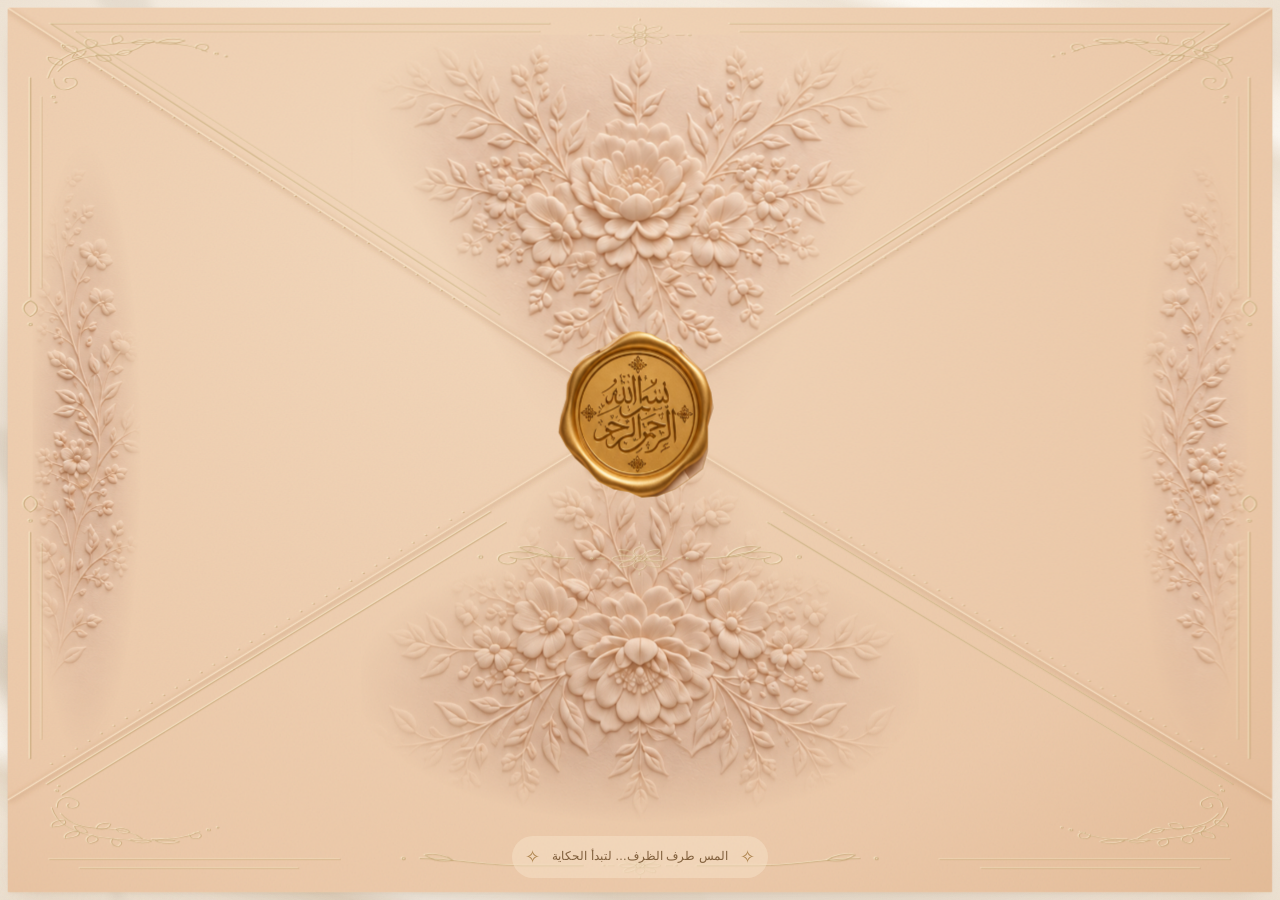
<file: index.html>
<!DOCTYPE html>
<html lang="ar" dir="rtl">
<head>
  <meta charset="UTF-8">
  <meta name="viewport" content="width=device-width, initial-scale=1, viewport-fit=cover">
  <meta name="theme-color" content="#f1e7d9">
  <meta name="description" content="لمسة تفتح الظرف على ضوءٍ دافئ وموسيقى هادئة… ودعوة من القلب.">
  <title>ظرف الدعوة</title>
  <link rel="preload" as="image" href="assets/envelope-unsealed.png">
  <link rel="stylesheet" href="style.css">
  <script src="wedding-config.js" defer></script>
  <script src="wedding-audio.js" defer></script>
  <script src="script.js" defer></script>
</head>
<body>
  <main class="stage" id="envelopeStage" aria-label="فتح ظرف الدعوة">
    <div class="backdrop" aria-hidden="true">
      <span class="backdrop__silk backdrop__silk--left"></span>
      <span class="backdrop__silk backdrop__silk--right"></span>
      <svg class="backdrop__branch" viewBox="0 0 300 650" fill="currentColor">
        <path d="M45 650C56 425 141 243 237 28" fill="none" stroke="currentColor" stroke-width="5"/>
        <path d="M65 540C4 514 5 461 7 440C48 451 69 494 65 540ZM81 474C129 479 158 449 168 416C119 414 91 437 81 474ZM104 406C50 384 43 343 47 316C90 331 113 366 104 406ZM132 334C178 341 216 310 222 279C175 276 146 300 132 334ZM161 262C116 237 109 197 117 173C154 188 173 226 161 262ZM190 188C228 193 262 171 270 136C232 130 199 153 190 188ZM220 113C188 85 187 53 197 32C226 53 232 82 220 113Z"/>
      </svg>
    </div>
    <div class="sunlight" aria-hidden="true"><div class="sunlight__rays"></div></div>
    <div class="envelope-wrap" id="envelopeWrap">
      <figure class="envelope" id="envelope" data-state="closed" data-invitation-url="invitation.html" aria-label="ظرف خوخي مزخرف بالورود وختم ذهبي">
        <div class="envelope__assembly" aria-hidden="true">
          <div class="envelope__interior"></div>
          <div class="envelope__opening" id="envelopeInterior"></div>
          <div class="envelope__light"></div>
          <div class="envelope__flap envelope__flap--bottom" data-flap="bottom">
            <div class="flap-face flap-face--back"></div>
            <div class="flap-face flap-face--front"><div class="paper-embossing">
              <span class="paper-floral paper-floral--top"><img src="assets/envelope-unsealed.png" alt="" draggable="false"></span>
              <span class="paper-floral paper-floral--bottom"><img src="assets/envelope-unsealed.png" alt="" draggable="false"></span>
              <span class="paper-floral paper-floral--left"><img src="assets/envelope-unsealed.png" alt="" draggable="false"></span>
              <span class="paper-floral paper-floral--right"><img src="assets/envelope-unsealed.png" alt="" draggable="false"></span>
            </div></div>
          </div>
          <div class="envelope__flap envelope__flap--left" data-flap="left">
            <div class="flap-face flap-face--back"></div>
            <div class="flap-face flap-face--front"><div class="paper-embossing">
              <span class="paper-floral paper-floral--top"><img src="assets/envelope-unsealed.png" alt="" draggable="false"></span>
              <span class="paper-floral paper-floral--bottom"><img src="assets/envelope-unsealed.png" alt="" draggable="false"></span>
              <span class="paper-floral paper-floral--left"><img src="assets/envelope-unsealed.png" alt="" draggable="false"></span>
              <span class="paper-floral paper-floral--right"><img src="assets/envelope-unsealed.png" alt="" draggable="false"></span>
            </div></div>
          </div>
          <div class="envelope__flap envelope__flap--right" data-flap="right">
            <div class="flap-face flap-face--back"></div>
            <div class="flap-face flap-face--front"><div class="paper-embossing">
              <span class="paper-floral paper-floral--top"><img src="assets/envelope-unsealed.png" alt="" draggable="false"></span>
              <span class="paper-floral paper-floral--bottom"><img src="assets/envelope-unsealed.png" alt="" draggable="false"></span>
              <span class="paper-floral paper-floral--left"><img src="assets/envelope-unsealed.png" alt="" draggable="false"></span>
              <span class="paper-floral paper-floral--right"><img src="assets/envelope-unsealed.png" alt="" draggable="false"></span>
            </div></div>
          </div>
          <div class="envelope__flap envelope__flap--top" data-flap="top">
            <div class="flap-face flap-face--back"></div>
            <div class="flap-face flap-face--front"><div class="paper-embossing">
              <span class="paper-floral paper-floral--top"><img src="assets/envelope-unsealed.png" alt="" draggable="false"></span>
              <span class="paper-floral paper-floral--bottom"><img src="assets/envelope-unsealed.png" alt="" draggable="false"></span>
              <span class="paper-floral paper-floral--left"><img src="assets/envelope-unsealed.png" alt="" draggable="false"></span>
              <span class="paper-floral paper-floral--right"><img src="assets/envelope-unsealed.png" alt="" draggable="false"></span>
            </div></div>
            <!-- The seal shares the upper flap's hinge and stays attached.
                 Its plain gold reverse prevents mirrored calligraphy. -->
            <div class="wax-seal" id="waxSeal">
              <span class="wax-seal__surface wax-seal__back"></span>
              <img class="wax-seal__surface wax-seal__art" src="assets/envelope-reference.png" width="941" height="1672" alt="" draggable="false">
            </div>
          </div>
        </div>

        <button class="envelope__trigger" id="envelopeTrigger" type="button"
          aria-label="افتح الطرف العلوي للظرف وشغّل الموسيقى" aria-describedby="envelopeHint" aria-controls="invitationPortal"></button>
      </figure>

      <div class="upper-glow" aria-hidden="true"></div>

      <div class="envelope-controls">
        <p class="envelope-hint" id="envelopeHint"><span class="hint-star" aria-hidden="true">✧</span> المس طرف الظرف… لتبدأ الحكاية <span class="hint-star" aria-hidden="true">✧</span></p>
        <button class="replay-button" id="replayEnvelope" type="button" hidden>
          <span aria-hidden="true">↻</span> إعادة فتح الظرف
        </button>
      </div>
      <p class="sr-only" id="envelopeStatus" role="status" aria-live="polite" aria-atomic="true">الظرف مغلق.</p>
    </div>
    <!-- The preview becomes the live invitation after the opening animation,
         keeping the music in this document playing without interruption. -->
    <div class="invitation-portal" id="invitationPortal" aria-hidden="true" inert>
      <iframe id="invitationFrame" src="invitation.html?preview=1" title="دعوة زفاف محمود ومرام"
        loading="eager" tabindex="-1"></iframe>
    </div>
    <div class="opening-wash" aria-hidden="true"></div>
  </main>
</body>
</html>
</file>
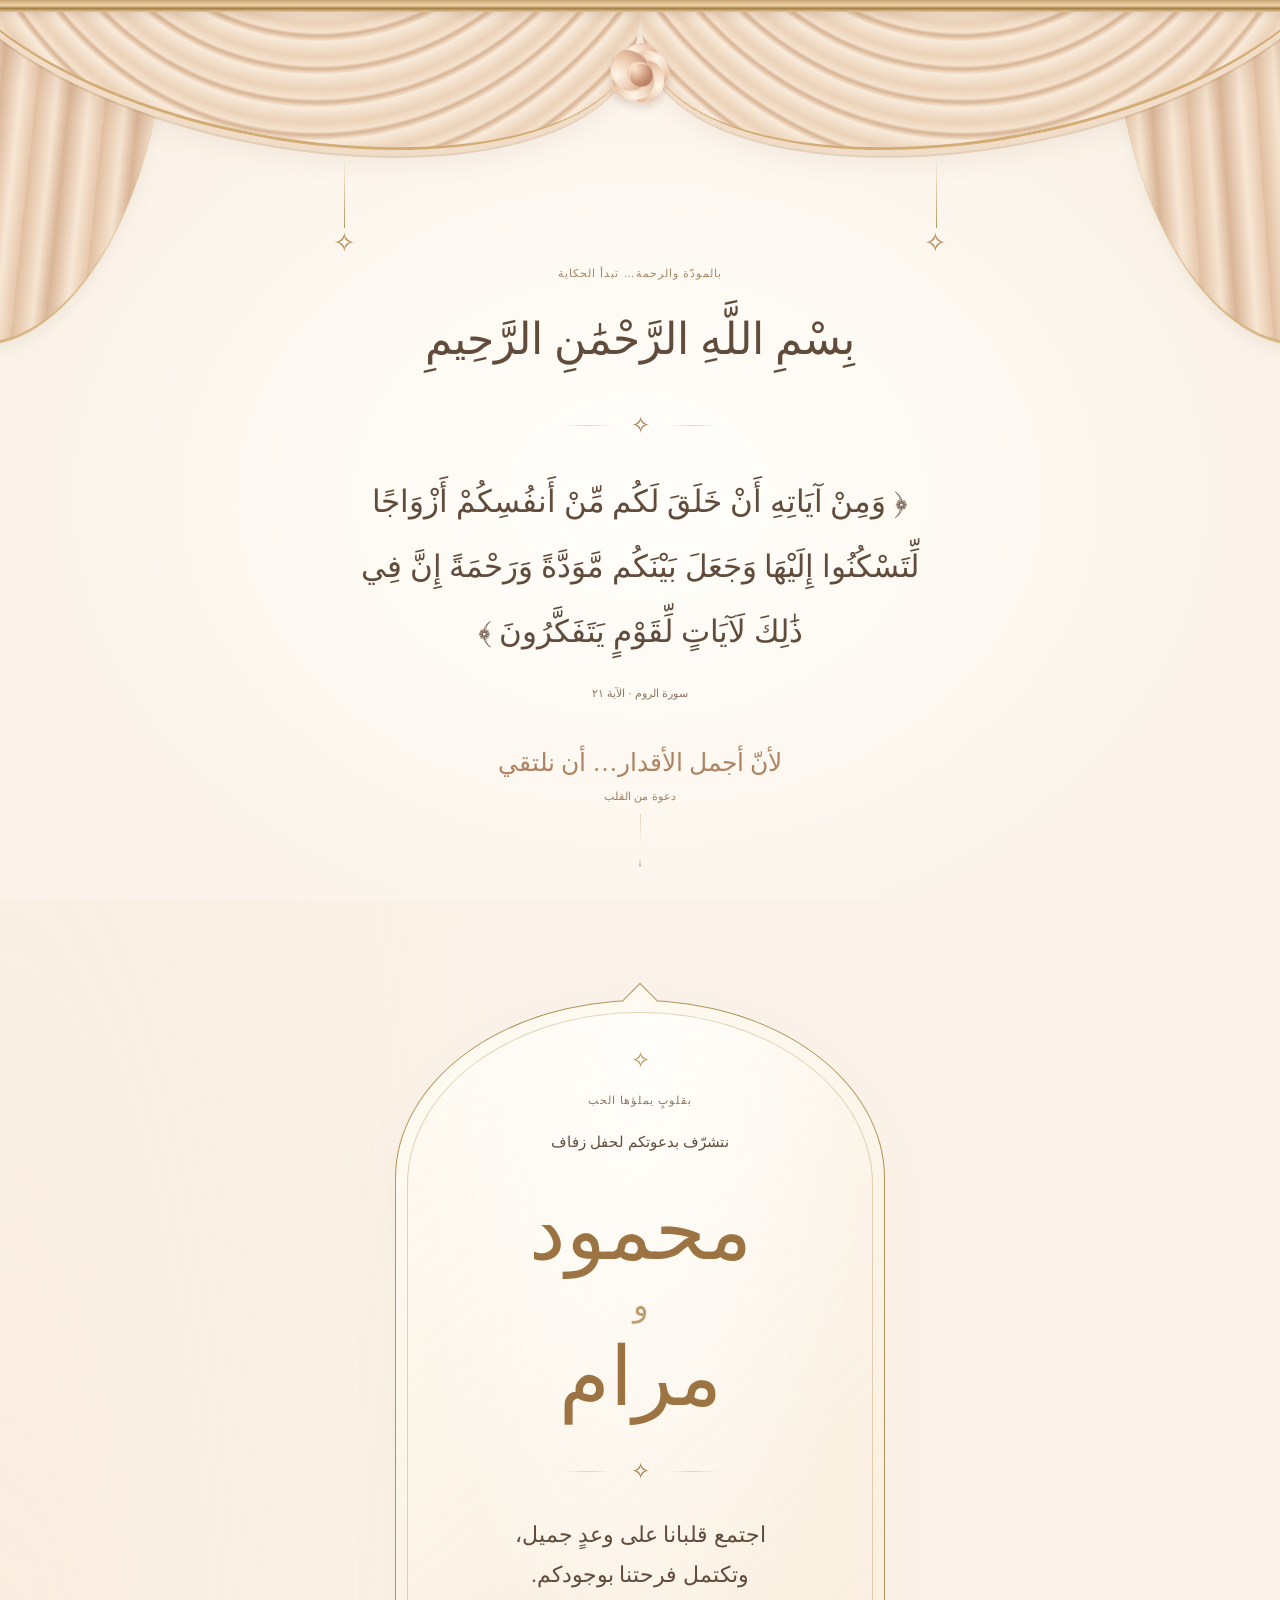
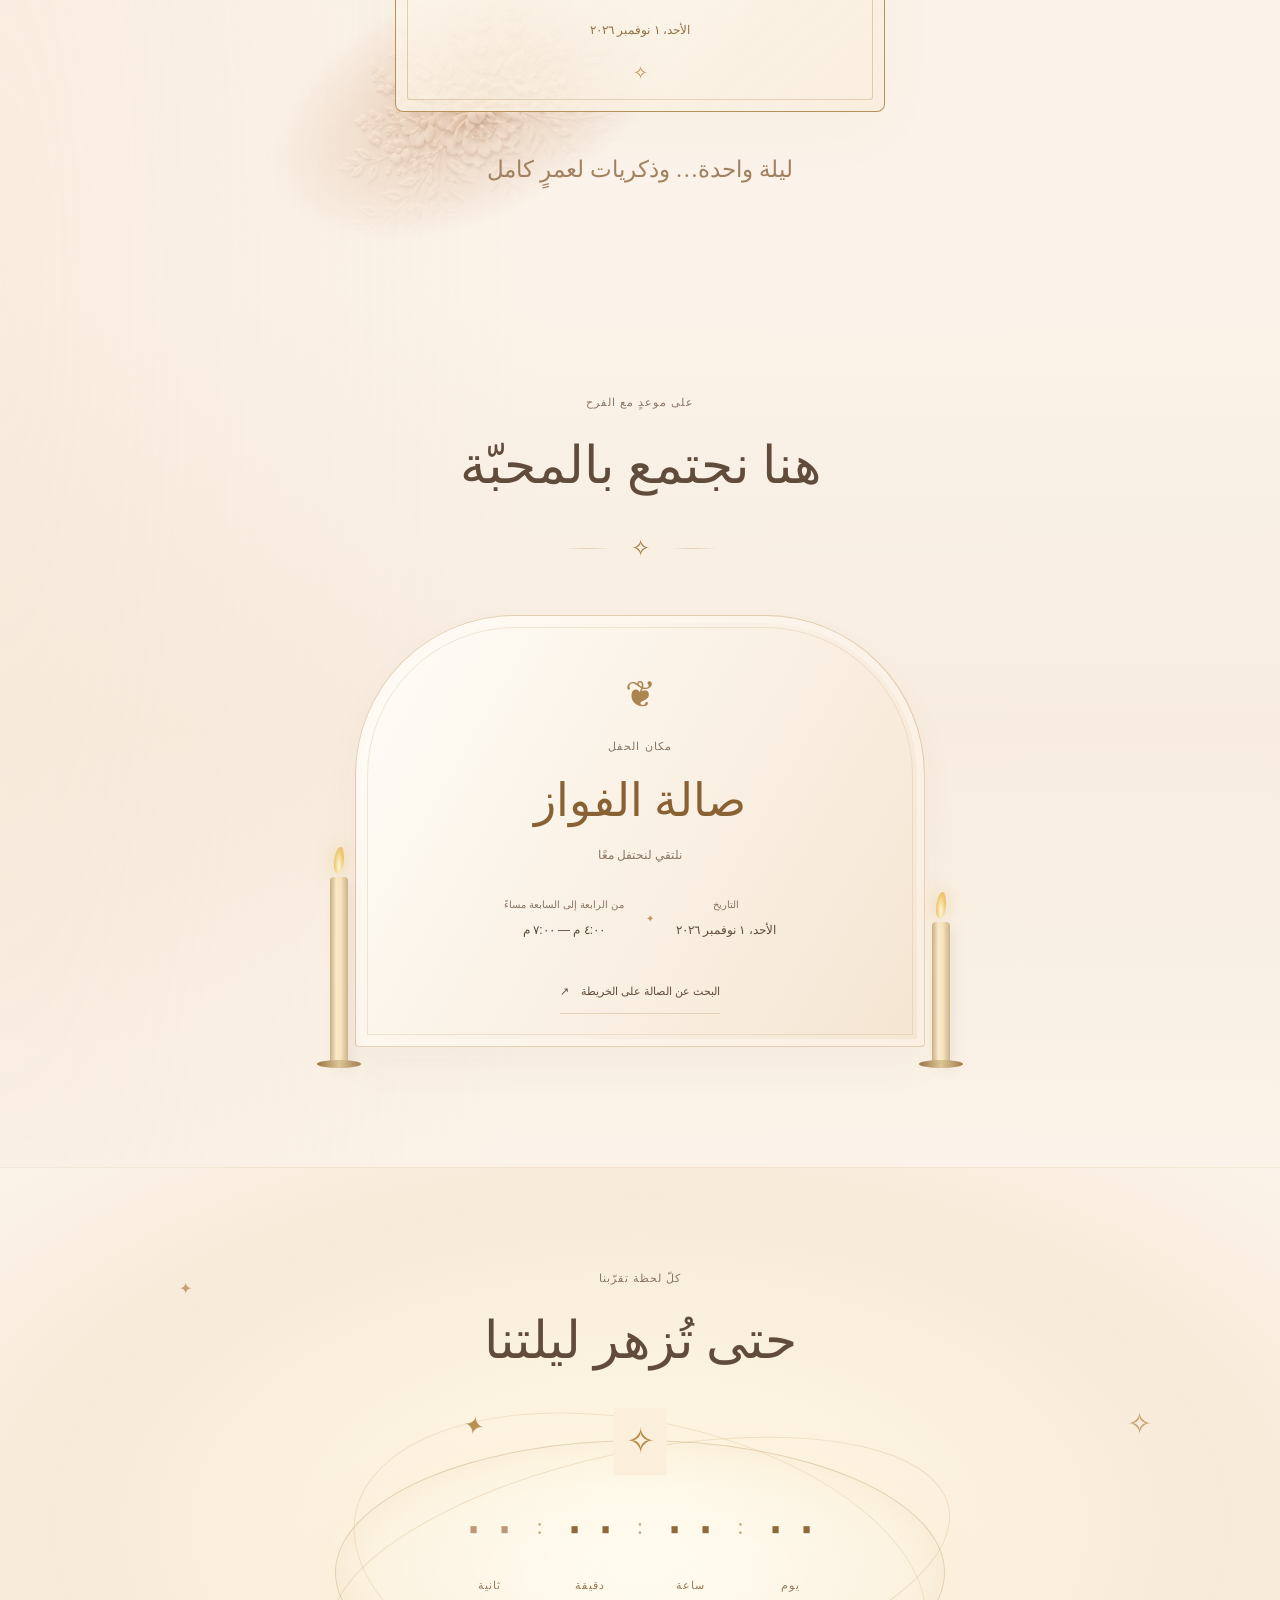
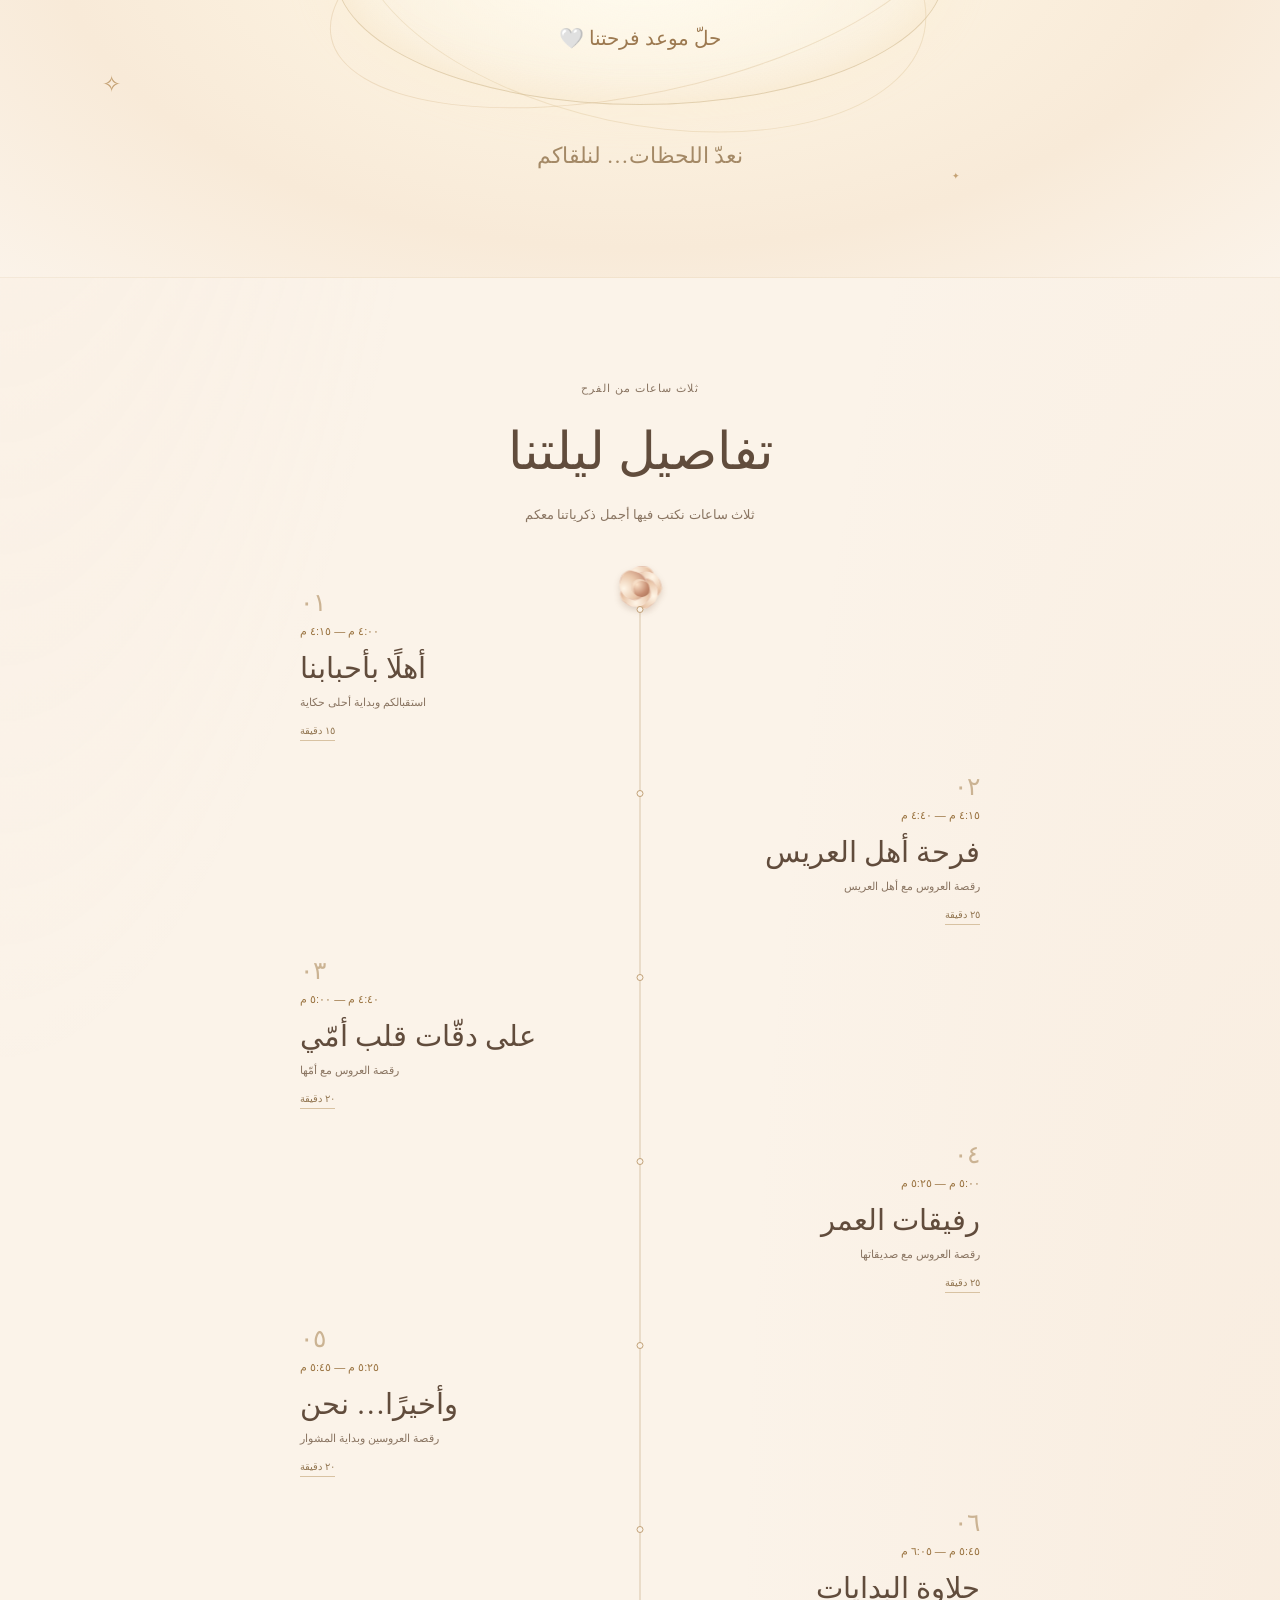
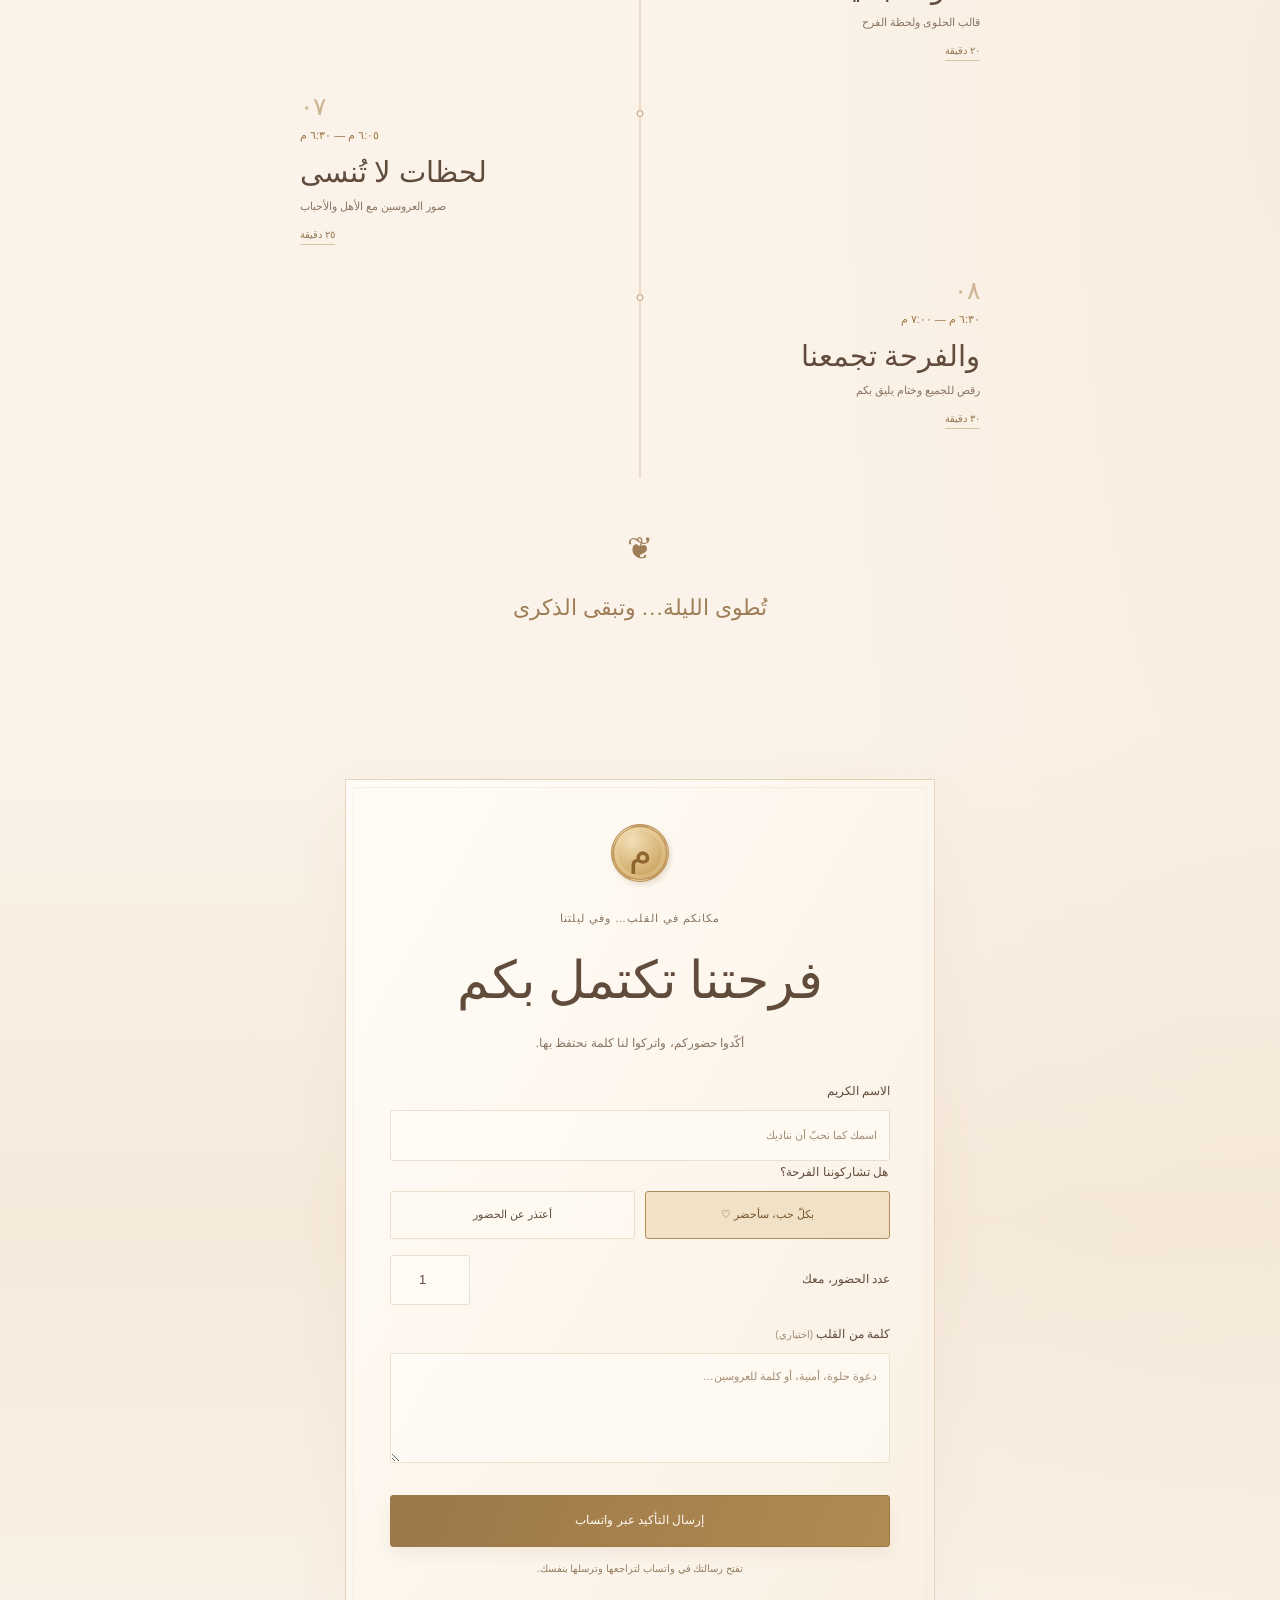
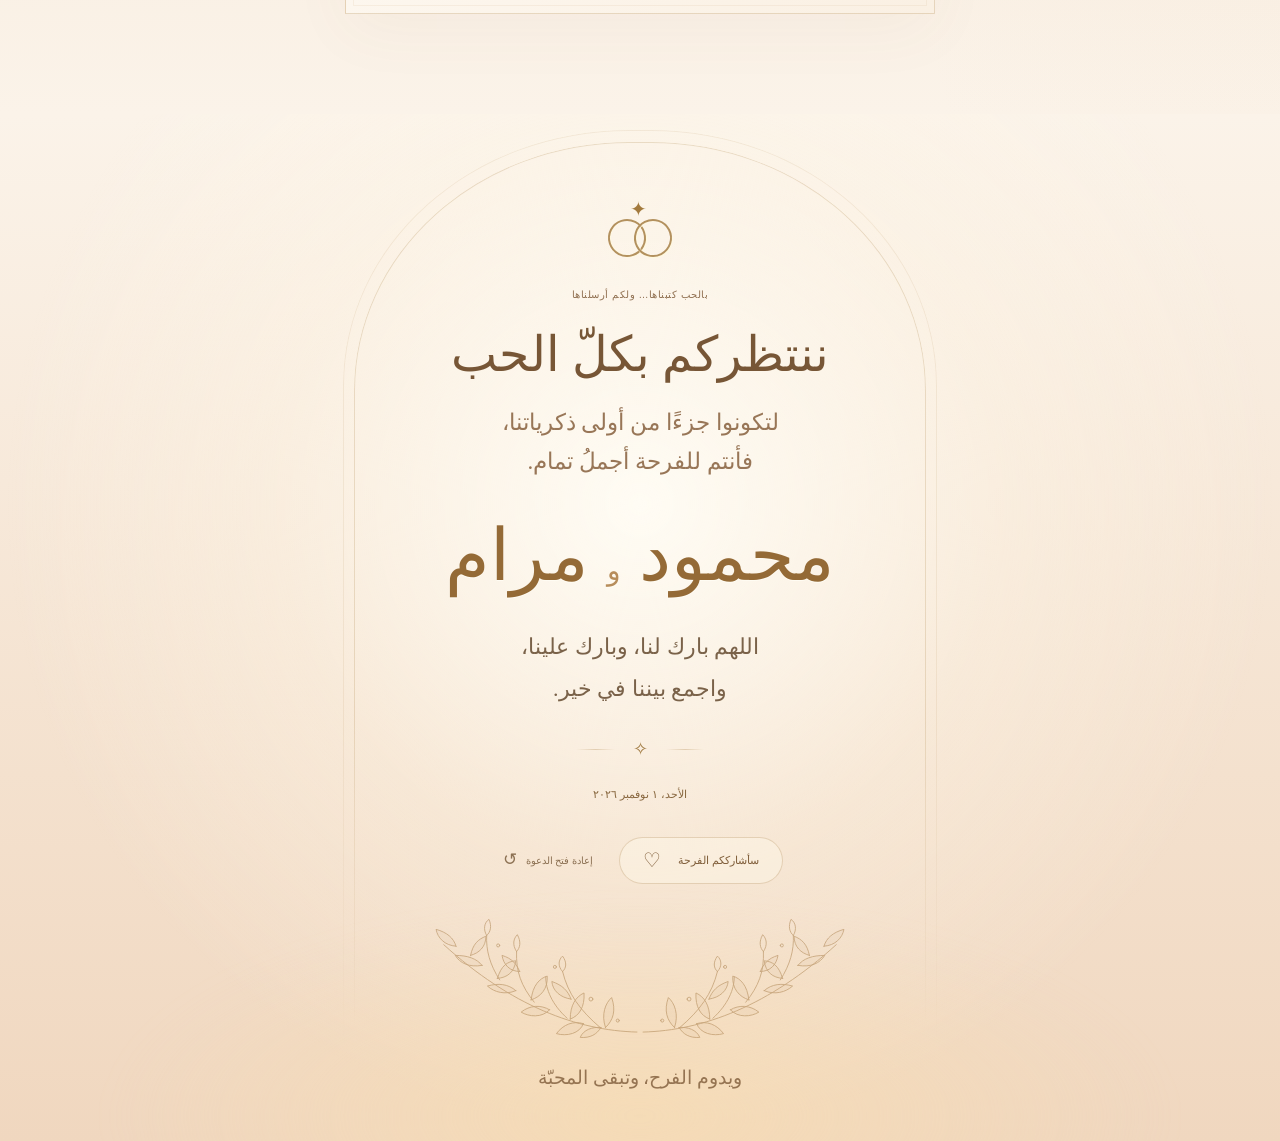
<file: invitation.html>
﻿<!DOCTYPE html>
<html lang="ar" dir="rtl">
<head>
  <meta charset="UTF-8">
  <meta name="viewport" content="width=device-width, initial-scale=1, viewport-fit=cover">
  <meta name="theme-color" content="#fbf3e9">
  <meta name="description" content="بكل الحب ندعوكم لمشاركة محمود ومرام فرحتهما، ١ أكتوبر ٢٠٢٦، الرابعة مساءً في صالة الفواز.">
  <title>محمود ومرام | فرحتنا تكتمل بكم</title>
  <link rel="stylesheet" href="invitation.css">
  <script src="wedding-config.js" defer></script>
  <script src="invitation.js" defer></script>
</head>
<body>
  <div id="petals" aria-hidden="true"></div>
  <a class="skip-link" href="#couple">انتقل إلى تفاصيل الدعوة</a>
  <main class="invitation">
    <section class="hero" aria-labelledby="blessing">
      <div class="curtains" aria-hidden="true">
        <div class="curtain curtain--left"></div><div class="curtain curtain--right"></div>
        <div class="swag swag--left"></div><div class="swag swag--right"></div>
        <div class="curtain-rose"><span class="rose"><i></i><i></i><i></i><i></i><i></i></span></div>
        <span class="hanging-jewel jewel--left">✧</span><span class="hanging-jewel jewel--right">✧</span>
      </div>
      <div class="hero__words">
        <p class="eyebrow" data-intro="1">بالمودّة والرحمة… تبدأ الحكاية</p>
        <h1 class="bismillah" id="blessing" data-intro="2">بِسْمِ اللَّهِ الرَّحْمَٰنِ الرَّحِيمِ</h1>
        <div class="ornament" data-intro="2" aria-hidden="true">✧</div>
        <blockquote class="verse" data-intro="3">﴿ وَمِنْ آيَاتِهِ أَنْ خَلَقَ لَكُم مِّنْ أَنفُسِكُمْ أَزْوَاجًا لِّتَسْكُنُوا إِلَيْهَا وَجَعَلَ بَيْنَكُم مَّوَدَّةً وَرَحْمَةً إِنَّ فِي ذَٰلِكَ لَآيَاتٍ لِّقَوْمٍ يَتَفَكَّرُونَ ﴾</blockquote>
        <p class="verse-source" data-intro="3">سورة الروم · الآية ٢١</p>
        <p class="hero__whisper" data-intro="4">لأنّ أجمل الأقدار… أن نلتقي</p>
      </div>
      <a class="scroll-cue" href="#couple" data-intro="4"><span>دعوة من القلب</span><span class="scroll-cue__line" aria-hidden="true"></span>↓</a>
    </section>
    <section class="couple-section section" id="couple" aria-labelledby="coupleTitle">
      <div class="floral floral--couple" aria-hidden="true"></div>
      <div class="arch-frame reveal"><div class="arch-frame__inner">
        <span class="frame-star" aria-hidden="true">✧</span><p class="eyebrow">بقلوبٍ يملؤها الحب</p>
        <h2 id="coupleTitle" class="invitation-heading">نتشرّف بدعوتكم لحفل زفاف</h2>
        <div class="couple-names"><span data-bind="groom">محمود</span><span class="couple-and">و</span><span data-bind="bride">مرام</span></div>
        <div class="ornament" aria-hidden="true">✧</div><p class="couple-copy">اجتمع قلبانا على وعدٍ جميل،<br>وتكتمل فرحتنا بوجودكم.</p>
        <p class="couple-date" data-bind="date">الخميس، ١ أكتوبر ٢٠٢٦</p>
        <span class="frame-star frame-star--bottom" aria-hidden="true">✧</span>
      </div></div>
      <p class="section-caption reveal">ليلة واحدة… وذكريات لعمرٍ كامل</p>
    </section>
    <section class="venue-section section" aria-labelledby="venueTitle">
      <header class="section-header reveal"><p class="eyebrow">على موعدٍ مع الفرح</p><h2 id="venueTitle">هنا نجتمع بالمحبّة</h2><div class="ornament" aria-hidden="true">✧</div></header>
      <div class="venue-scene reveal">
        <div class="candle candle--left" aria-hidden="true"><i></i></div><div class="candle candle--right" aria-hidden="true"><i></i></div>
        <article class="venue-card">
          <span class="venue-card__crest" aria-hidden="true">❦</span><p class="eyebrow">مكان الحفل</p>
          <h3 id="venueName0">صالة الفواز</h3><p class="venue-address" id="venueAddress0">نلتقي لنحتفل معًا</p>
          <div class="venue-details"><div><span>التاريخ</span><strong data-bind="date">الخميس، ١ أكتوبر ٢٠٢٦</strong></div><span class="venue-divider" aria-hidden="true">✦</span><div><span>من الرابعة إلى السابعة مساءً</span><strong><span data-bind="startTime">٤:٠٠ م</span> — <span data-bind="endTime">٧:٠٠ م</span></strong></div></div>
          <a id="venueLink0" class="text-link" target="_blank" rel="noopener noreferrer" href="https://www.google.com/maps/search/?api=1&amp;query=%D8%B5%D8%A7%D9%84%D8%A9%20%D8%A7%D9%84%D9%81%D9%88%D8%A7%D8%B2">البحث عن الصالة على الخريطة <span aria-hidden="true">↗</span></a>
        </article>
      </div>
    </section>
    <section class="countdown-section section" aria-labelledby="countdownTitle">
      <div class="countdown-stars" aria-hidden="true"><span>✦</span><span>✧</span><span>✦</span><span>✧</span></div>
      <header class="section-header reveal"><p class="eyebrow">كلّ لحظة تقرّبنا</p><h2 id="countdownTitle">حتى تُزهر ليلتنا</h2></header>
      <div class="celestial-clock reveal">
        <div class="clock-orbit" aria-hidden="true"><span>✦</span></div><span class="clock-crown" aria-hidden="true">✧</span>
        <div class="countdown" id="countdown" role="timer" aria-label="الوقت المتبقي لحفل الزفاف">
          <div class="countdown-unit "><strong data-count="days">—</strong><span>يوم</span></div>
          <b class="countdown-separator" aria-hidden="true">:</b><div class="countdown-unit "><strong data-count="hours">—</strong><span>ساعة</span></div>
          <b class="countdown-separator" aria-hidden="true">:</b><div class="countdown-unit "><strong data-count="minutes">—</strong><span>دقيقة</span></div>
          <b class="countdown-separator" aria-hidden="true">:</b><div class="countdown-unit countdown-unit--seconds"><strong data-count="seconds">—</strong><span>ثانية</span></div>
        </div><p id="countdownNote">لحظة اللقاء تستحق الانتظار</p>
      </div><p class="countdown-footnote reveal">نعدّ اللحظات… لنلقاكم</p>
    </section>
    <section class="journey-section section" aria-labelledby="journeyTitle">
      <header class="section-header reveal"><p class="eyebrow">ثلاث ساعات من الفرح</p><h2 id="journeyTitle">تفاصيل ليلتنا</h2><p id="scheduleNote">من الرابعة حتى السابعة مساءً · دعوا الوردة ترافقكم</p></header>
      <div class="timeline" id="celebrationTimeline">
        <div class="timeline-rail" aria-hidden="true"><div id="timelineFill"></div><span class="timeline-rose" id="timelineRose"><span class="rose"><i></i><i></i><i></i><i></i><i></i></span></span></div>
        <article class="timeline-event reveal" data-event><span class="timeline-dot" aria-hidden="true"></span><div class="event-copy"><span class="event-number">٠١</span><p class="event-time" data-event-time="0">٤:٠٠ – ٤:١٥ م</p><h3>أهلًا بأحبابنا</h3><p>استقبالكم وبداية أحلى حكاية</p><span class="event-duration" data-event-duration="0">١٥ دقيقة</span></div></article>
        <article class="timeline-event reveal" data-event><span class="timeline-dot" aria-hidden="true"></span><div class="event-copy"><span class="event-number">٠٢</span><p class="event-time" data-event-time="1">٤:١٥ – ٤:٤٠ م</p><h3>فرحة أهل العريس</h3><p>رقصة العروس مع أهل العريس</p><span class="event-duration" data-event-duration="1">٢٥ دقيقة</span></div></article>
        <article class="timeline-event reveal" data-event><span class="timeline-dot" aria-hidden="true"></span><div class="event-copy"><span class="event-number">٠٣</span><p class="event-time" data-event-time="2">٤:٤٠ – ٥:٠٠ م</p><h3>على دقّات قلب أمّي</h3><p>رقصة العروس مع أمّها</p><span class="event-duration" data-event-duration="2">٢٠ دقيقة</span></div></article>
        <article class="timeline-event reveal" data-event><span class="timeline-dot" aria-hidden="true"></span><div class="event-copy"><span class="event-number">٠٤</span><p class="event-time" data-event-time="3">٥:٠٠ – ٥:٢٥ م</p><h3>رفيقات العمر</h3><p>رقصة العروس مع صديقاتها</p><span class="event-duration" data-event-duration="3">٢٥ دقيقة</span></div></article>
        <article class="timeline-event reveal" data-event><span class="timeline-dot" aria-hidden="true"></span><div class="event-copy"><span class="event-number">٠٥</span><p class="event-time" data-event-time="4">٥:٢٥ – ٥:٤٥ م</p><h3>وأخيرًا… نحن</h3><p>رقصة العروسين وبداية المشوار</p><span class="event-duration" data-event-duration="4">٢٠ دقيقة</span></div></article>
        <article class="timeline-event reveal" data-event><span class="timeline-dot" aria-hidden="true"></span><div class="event-copy"><span class="event-number">٠٦</span><p class="event-time" data-event-time="5">٥:٤٥ – ٦:٠٥ م</p><h3>حلاوة البدايات</h3><p>قالب الحلوى ولحظة الفرح</p><span class="event-duration" data-event-duration="5">٢٠ دقيقة</span></div></article>
        <article class="timeline-event reveal" data-event><span class="timeline-dot" aria-hidden="true"></span><div class="event-copy"><span class="event-number">٠٧</span><p class="event-time" data-event-time="6">٦:٠٥ – ٦:٣٠ م</p><h3>لحظات لا تُنسى</h3><p>صور العروسين مع الأهل والأحباب</p><span class="event-duration" data-event-duration="6">٢٥ دقيقة</span></div></article>
        <article class="timeline-event reveal" data-event><span class="timeline-dot" aria-hidden="true"></span><div class="event-copy"><span class="event-number">٠٨</span><p class="event-time" data-event-time="7">٦:٣٠ – ٧:٠٠ م</p><h3>والفرحة تجمعنا</h3><p>رقص للجميع وختام يليق بكم</p><span class="event-duration" data-event-duration="7">٣٠ دقيقة</span></div></article>
      </div><div class="journey-end reveal"><span aria-hidden="true">❦</span><p>تُطوى الليلة… وتبقى الذكرى</p></div>
    </section>
    <section class="rsvp-section section" id="rsvp" aria-labelledby="rsvpTitle">
      <div class="rsvp-paper reveal">
        <header class="section-header"><span class="rsvp-seal" aria-hidden="true">م</span><p class="eyebrow">مكانكم في القلب… وفي ليلتنا</p><h2 id="rsvpTitle">فرحتنا تكتمل بكم</h2><p>أكّدوا حضوركم، واتركوا لنا كلمة نحتفظ بها.</p></header>
        <form id="rsvpForm">
          <label for="guestName">الاسم الكريم</label><input id="guestName" name="guestName" autocomplete="name" required maxlength="80" placeholder="اسمك كما نحبّ أن نناديك">
          <fieldset><legend>هل تشاركوننا الفرحة؟</legend><div class="attendance-options"><label><input type="radio" name="attendance" value="yes" checked><span>بكلّ حب، سأحضر ♡</span></label><label><input type="radio" name="attendance" value="no"><span>أعتذر عن الحضور</span></label></div></fieldset>
          <div class="guest-count-field"><label for="guestCount">عدد الحضور، معك</label><input id="guestCount" name="guestCount" type="number" min="1" max="10" step="1" value="1" inputmode="numeric" required></div>
          <label for="message">كلمة من القلب <span class="optional">(اختياري)</span></label><textarea id="message" name="message" rows="3" maxlength="500" placeholder="دعوة حلوة، أمنية، أو كلمة للعروسين…"></textarea>
          <p id="rsvpSetupNote" class="form-note" hidden>إرسال التأكيد يتفعّل عند إضافة رقم أصحاب الدعوة</p>
          <button class="submit-button" id="rsvpSubmit" type="submit">إرسال التأكيد عبر واتساب <span aria-hidden="true">↗</span></button>
          <p class="form-note">تفتح رسالتك في واتساب لتراجعها وترسلها بنفسك.</p>
          <p id="rsvpStatus" role="status" aria-live="polite"></p>
          <pre id="rsvpPreview" hidden></pre><button class="copy-button" id="copyRsvp" type="button" hidden>نسخ الرسالة</button>
        </form>
        <noscript><p>يرجى تفعيل JavaScript لتجهيز رسالة الحضور، أو <a href="https://wa.me/963949330851">التواصل معنا عبر واتساب</a>.</p></noscript>
      </div>
    </section>
    <footer class="closing section" aria-labelledby="closingTitle">
      <div class="closing__halo" aria-hidden="true"></div>
      <svg class="closing__botanical" viewBox="0 0 600 180" fill="none" aria-hidden="true" focusable="false">
        <defs>
          <g id="closingSprig" stroke="currentColor" stroke-width="1.15" stroke-linecap="round" stroke-linejoin="round">
            <path d="M296 154C218 152 132 120 44 40M248 148C222 126 206 104 199 75M205 136C185 118 177 98 177 82M162 115C145 94 138 75 139 49M117 86C104 66 99 47 100 28"/>
            <path d="M255 148C249 131 255 116 263 109C269 126 265 139 255 148ZM226 143C222 156 204 160 191 156C200 144 213 139 226 143ZM209 137C209 119 216 108 227 103C228 121 221 133 209 137ZM182 125C172 136 155 134 145 128C156 119 171 118 182 125ZM158 112C160 93 169 84 179 81C180 97 171 108 158 112ZM138 100C124 106 110 102 101 94C115 90 128 91 138 100ZM114 84C119 67 127 62 138 61C136 76 127 83 114 84ZM94 67C77 70 65 64 59 54C75 54 87 58 94 67ZM79 54C82 39 89 33 99 29C99 43 90 51 79 54ZM60 42C45 41 36 31 34 20C48 24 57 31 60 42ZM249 148C238 147 226 151 222 161C235 162 244 157 249 148ZM210 111C196 109 186 100 185 88C199 93 206 100 210 111ZM143 75C130 75 122 66 120 54C133 58 139 65 143 75Z" fill="currentColor" fill-opacity=".08"/>
            <path d="M199 75C192 68 194 59 199 55C205 63 204 71 199 75ZM139 49C133 40 135 32 140 27C145 36 144 44 139 49ZM100 28C95 20 97 11 103 7C107 16 105 24 100 28Z"/>
            <circle cx="271" cy="139" r="2"/><circle cx="236" cy="111" r="2.5"/><circle cx="189" cy="69" r="2"/><circle cx="115" cy="41" r="2"/>
          </g>
        </defs>
        <use href="#closingSprig"/><use href="#closingSprig" transform="translate(600 0) scale(-1 1)"/>
      </svg>
      <div class="closing__words reveal">
        <div class="closing__rings" aria-hidden="true"><span></span><span></span><i>✦</i></div>
        <p class="eyebrow">بالحب كتبناها… ولكم أرسلناها</p>
        <h2 id="closingTitle">ننتظركم بكلّ الحب</h2>
        <p class="closing__message">لتكونوا جزءًا من أولى ذكرياتنا،<br>فأنتم للفرحة أجملُ تمام.</p>
        <p class="closing-names"><span data-bind="groom">محمود</span><span class="closing-and">و</span><span data-bind="bride">مرام</span></p>
        <p class="closing__blessing">اللهم بارك لنا، وبارك علينا،<br>واجمع بيننا في خير.</p>
        <div class="ornament" aria-hidden="true">✧</div>
        <p class="closing-date" data-bind="date">الخميس، ١ أكتوبر ٢٠٢٦</p>
        <div class="closing__actions"><a class="closing__rsvp" href="#rsvp">سأشارككم الفرحة <span aria-hidden="true">♡</span></a><a class="replay-link" href="index.html">إعادة فتح الدعوة <span aria-hidden="true">↺</span></a></div>
      </div>
      <p class="closing__signature">ويدوم الفرح، وتبقى المحبّة</p>
    </footer>
  </main>
</body>
</html>
</file>
<file: style.css>
:root {
  color-scheme: light;
  --stage-color: #f1e7d9;
  --paper: #efcfad;
  --frame-gap: 8px;
}
* { box-sizing: border-box; }
html { min-height: 100%; background: var(--stage-color); }
body { min-width: 0; margin: 0; color: #79562f; font-family: Tahoma, Arial, sans-serif; background: var(--stage-color); }
button { font: inherit; }
[hidden] { display: none !important; }
.stage {
  position: relative;
  isolation: isolate;
  height: 100vh;
  height: 100svh;
  display: grid;
  place-items: center;
  padding: max(var(--frame-gap), env(safe-area-inset-top)) max(var(--frame-gap), env(safe-area-inset-right)) max(var(--frame-gap), env(safe-area-inset-bottom)) max(var(--frame-gap), env(safe-area-inset-left));
  overflow: hidden;
  background:
    radial-gradient(ellipse at 50% 48%, #e7cbae 0, #efdeca 39%, #f8f1e7 73%, #ece0d0 100%);
}
.backdrop { position: absolute; z-index: -1; inset: 0; overflow: hidden; pointer-events: none; }
.backdrop__silk {
  position: absolute;
  display: block;
  width: 112%;
  height: 73%;
  border-radius: 50%;
  background: linear-gradient(172deg, #fcf7ee00 36%, #c4ae901c 43%, #fffaf2c9 47%, #fffdf8ed 51%, #d7c4aa54 54%, #f2e8d84d 59%, #f2e8d800 68%);
  filter: blur(2px);
}
.backdrop__silk--left { left: -49%; bottom: -22%; transform: rotate(28deg); }
.backdrop__silk--right { right: -49%; top: -26%; transform: rotate(28deg); opacity: .8; }
.backdrop__branch {
  position: absolute;
  top: -12%;
  left: -10%;
  width: 42%;
  height: 112%;
  color: #786a51;
  opacity: .085;
  filter: blur(5px);
  transform: rotate(-16deg);
}
.stage::after {
  content: '';
  position: absolute;
  z-index: -1;
  inset: 0;
  pointer-events: none;
  opacity: .09;
  background-image: url("data:image/svg+xml,%3Csvg xmlns='http://www.w3.org/2000/svg' width='180' height='180'%3E%3Cfilter id='n'%3E%3CfeTurbulence type='fractalNoise' baseFrequency='.8' numOctaves='3' stitchTiles='stitch'/%3E%3C/filter%3E%3Cpath filter='url(%23n)' opacity='.4' d='M0 0h180v180H0z'/%3E%3C/svg%3E");
  mix-blend-mode: multiply;
}
.envelope-wrap {
  position: relative;
  z-index: 2;
  width: 100%;
  height: 100%;
  perspective: 1800px;
}
.envelope-wrap::before {
  content: '';
  position: absolute;
  inset: 9% -2% -2%;
  border-radius: 40%;
  background: #a28767;
  filter: blur(34px);
  opacity: .19;
  transform: translate(-8px, 16px);
  pointer-events: none;
}
.envelope { position: relative; z-index: 1; width: 100%; height: 100%; margin: 0; transform-style: preserve-3d; }
.envelope__assembly { position: absolute; inset: 0; transform-style: preserve-3d; }
.envelope__interior {
  position: absolute;
  inset: 0;
  background: linear-gradient(180deg, #d6a675, #f0cda5 48%, #edcba7);
  box-shadow: inset 0 0 22px #96633120, 0 1px 3px #94633612, -4px 12px 26px -14px #85562b42;
  transform: translateZ(-1px);
}
.envelope__opening {
  position: absolute;
  inset: 0 0 auto;
  height: 45.954488%;
  clip-path: polygon(0 0, 100% 0, 49.662921% 100%);
  background: radial-gradient(ellipse at 50% 75%, #ffffff 0%, #fffde8 35%, #ffe6a1 72%, #e3bb7b 100%);
  box-shadow: inset 0 5px 18px #b58b4930;
  transform: translateZ(.1px);
}
.envelope__light {
  position: absolute;
  inset: -24% -24% 26%;
  opacity: 0;
  background: radial-gradient(ellipse at 50% 64%, #fff 0, #fff9dced 22%, #ffdf9dba 43%, #ffdc8c00 72%);
  filter: blur(19px);
  transform: translateZ(.2px);
  pointer-events: none;
}
.envelope[data-state='opening'] .envelope__light { animation: inner-sunrise 3600ms ease-out both; }
.envelope[data-state='open'] .envelope__light,
.envelope[data-state='entering'] .envelope__light { opacity: 1; }
@keyframes inner-sunrise { 0%, 5% { opacity: 0; } 30% { opacity: .85; } 65%, 100% { opacity: 1; } }
.envelope__flap { position: absolute; inset: 0; transform-style: preserve-3d; }
.flap-face { position: absolute; inset: 0; clip-path: var(--fold-shape); -webkit-clip-path: var(--fold-shape); }
.flap-face--front {
  backface-visibility: hidden;
  -webkit-backface-visibility: hidden;
  transform: translateZ(.3px);
  background: radial-gradient(ellipse at 38% 22%, #f3d8bc, #edcaaa 72%, #e5bd99);
}
.flap-face--front::before {
  content: '';
  position: absolute;
  z-index: 1;
  inset: 0;
  pointer-events: none;
  opacity: .2;
  background-image: url("data:image/svg+xml,%3Csvg xmlns='http://www.w3.org/2000/svg' width='150' height='150'%3E%3Cfilter id='paper'%3E%3CfeTurbulence type='fractalNoise' baseFrequency='.64' numOctaves='3' stitchTiles='stitch'/%3E%3C/filter%3E%3Cpath d='M0 0h150v150H0z' filter='url(%23paper)' opacity='.3'/%3E%3C/svg%3E");
  mix-blend-mode: multiply;
}
.flap-face--front::after {
  content: '';
  position: absolute;
  z-index: 2;
  inset: 0;
  background: url('assets/envelope-filigree.svg') center / 100% 100% no-repeat;
  pointer-events: none;
}
.flap-face--back { transform: translateZ(-.3px); background: linear-gradient(180deg, #f8e1c7, var(--paper) 48%, #d9b18a); }
.paper-embossing { position: absolute; inset: 0; pointer-events: none; }
.paper-floral { position: absolute; display: block; overflow: hidden; mask-size: 100% 100%; mask-repeat: no-repeat; mask-mode: alpha; }
.paper-floral img { position: absolute; max-width: none; height: auto; display: block; user-select: none; -webkit-user-drag: none; }
.paper-floral--top { width: min(78%, 64svh); aspect-ratio: 680 / 470; top: 3%; left: 50%; transform: translateX(-50%); mask-image: linear-gradient(59deg, #0000 24%, #000 33%), linear-gradient(301deg, #0000 24%, #000 33%), radial-gradient(ellipse 58% 55% at 50% 45%, #000 55%, #0000 100%); mask-composite: intersect; }
.paper-floral--top img { width: 138.382353%; left: -19.117647%; top: -15.957447%; }
.paper-floral--bottom { width: min(78%, 62svh); aspect-ratio: 700 / 495; bottom: 7%; left: 50%; transform: translateX(-50%); mask-image: radial-gradient(ellipse 51% 35% at 50% 63%, #000 50%, #0000 100%), radial-gradient(ellipse 24% 43% at 50% 42%, #000 42%, #0000 100%); }
.paper-floral--bottom img { width: 134.428571%; left: -17.142857%; top: -222.222222%; }
.paper-floral--left, .paper-floral--right { height: 72%; aspect-ratio: 200 / 990; top: 14%; mask-image: radial-gradient(ellipse, #000 37%, #000d 53%, #0000 73%); }
.paper-floral--left { left: 2%; mask-image: radial-gradient(ellipse 44% 48% at 40% 50%, #000 38%, #0000 100%); }
.paper-floral--right { right: 2%; mask-image: radial-gradient(ellipse 44% 48% at 60% 50%, #000 38%, #0000 100%); }
.paper-floral--left img { width: 470.5%; left: -32.5%; top: -30.30303%; }
.paper-floral--right img { width: 470.5%; left: -337.5%; top: -30.30303%; }
/* Responsive paper panels share the floral layout, so every ornament remains
   attached to its own fold while the upper flap lifts. */
.envelope__flap--right { --fold-shape: polygon(100% 0, 49.662921% 45.954488%, 100% 89.570164%); transform: translateZ(.8px); }
.envelope__flap--left { --fold-shape: polygon(0 0, 49.662921% 45.954488%, 0 89.570164%); transform: translateZ(.6px); }
.envelope__flap--bottom { --fold-shape: polygon(0 89.570164%, 49.662921% 45.954488%, 100% 89.570164%, 100% 100%, 0 100%); transform: translateZ(.4px); }
.envelope__flap:not(.envelope__flap--top) .flap-face--back { display: none; }
.envelope__flap:not(.envelope__flap--top) .flap-face--front { backface-visibility: visible; -webkit-backface-visibility: visible; }
.envelope__flap--top {
  --fold-shape: polygon(0 0, 100% 0, 49.662921% 45.954488%);
  transform-origin: 50% 0;
  transform: translateZ(1.2px) rotateX(0deg);
}
.envelope__flap--top.is-open { transform: translateZ(1.2px) rotateX(164deg); animation: unfold-top 3600ms cubic-bezier(.3, .08, .2, 1) both; }
@keyframes unfold-top {
  0% { transform: translateZ(1.2px) rotateX(0deg); }
  28% { transform: translateZ(1.2px) rotateX(32deg); }
  70% { transform: translateZ(1.2px) rotateX(118deg); }
  100% { transform: translateZ(1.2px) rotateX(164deg); }
}
.wax-seal { position: absolute; left: 49.66%; top: 45.95%; width: clamp(104px, 17vmin, 172px); aspect-ratio: 280 / 301; pointer-events: none; transform-style: preserve-3d; transform: translate3d(-50%, -50%, 4px); }
.wax-seal__surface {
  position: absolute;
  display: block;
  width: 336.071429%;
  height: 555.481728%;
  left: -114.642857%;
  top: -203.654485%;
  max-width: none;
  user-select: none;
  -webkit-user-drag: none;
  clip-path: polygon(49.52% 36.66%, 52.07% 36.96%, 54.30% 37.68%, 57.70% 38.52%, 59.72% 39.77%, 62.17% 41.15%, 63.55% 43.30%, 63.98% 44.98%, 62.91% 46.95%, 62.91% 49.64%, 61.96% 51.61%, 59.19% 52.81%, 56.64% 53.83%, 53.13% 54.61%, 50.16% 54.73%, 47.71% 54.13%, 44.74% 53.83%, 41.76% 52.99%, 39.74% 51.73%, 37.30% 50.48%, 35.49% 49.10%, 34.11% 47.67%, 34.54% 45.87%, 35.60% 43.96%, 35.71% 42.40%, 37.09% 40.67%, 39.53% 39.35%, 43.04% 38.34%, 46.01% 37.08%, 48.03% 36.72%);
}
.wax-seal__art { transform: translateZ(.3px); backface-visibility: hidden; -webkit-backface-visibility: hidden; }
.wax-seal__back { transform: translateZ(-.3px); background: radial-gradient(ellipse at 47% 42%, #f8d983, #cd942e 13%, #8f5a17 23%, #b37923 40%); }
.upper-glow { position: absolute; z-index: 5; inset: 0; opacity: 0; pointer-events: none; }
.envelope[data-state='glowing'] ~ .upper-glow {
  background: radial-gradient(ellipse at 50% 45%, #fff5b442 0, #fff5b400 25%);
  animation: seal-warmth 500ms ease-out both;
}
@keyframes seal-warmth { to { opacity: 1; } }
.envelope[data-state='opening'] ~ .upper-glow {
  inset: -28% -35% 12%;
  background: radial-gradient(ellipse at 50% 45%, #fffef8f0 0, #fff7d79c 16%, #ffe6ad4d 35%, #ffdf9600 64%);
  mix-blend-mode: screen;
  filter: blur(17px);
  animation: aperture-bloom 3600ms ease-out both;
}
@keyframes aperture-bloom { 0%, 8% { opacity: 0; } 40% { opacity: .5; } 75%, 100% { opacity: .95; } }
/* Sunlight blooms from below the paper and spills across the same background. */
.sunlight { position: absolute; z-index: 0; inset: -30%; opacity: 0; pointer-events: none; background: radial-gradient(ellipse at 50% 43%, #fffff7 0, #fff8d9f5 20%, #ffdf9bb5 40%, #ffd77d00 68%); transform: scale(.6); }
.sunlight__rays { position: absolute; inset: 0; background: repeating-conic-gradient(from -12deg at 50% 43%, #fff8dd00 0deg 10deg, #fffef3e6 15deg, #fff9dc00 23deg 34deg); mask-image: radial-gradient(ellipse at 50% 43%, #0000 5%, #000 27%, #0000 68%); filter: blur(4px); }
.stage.is-opening .sunlight { animation: sunlight-bloom 3600ms ease-out both; }
@keyframes sunlight-bloom { 0% { opacity: 0; transform: scale(.6); } 28% { opacity: .8; } 65%, 100% { opacity: 1; transform: scale(1.12); } }
.invitation-portal {
  --entry-tip-x: calc(var(--entry-left, 28vw) + (100vw - var(--entry-left, 28vw) - var(--entry-right, 28vw)) * .49662921);
  --portal-start: polygon(var(--entry-left, 28vw) var(--entry-top, 12vh), calc(100% - var(--entry-right, 28vw)) var(--entry-top, 12vh), var(--entry-tip-x) calc(100% - var(--entry-bottom, 58vh)), var(--entry-tip-x) calc(100% - var(--entry-bottom, 58vh)));
  position: fixed;
  z-index: 30;
  inset: 0;
  visibility: hidden;
  opacity: 0;
  pointer-events: none;
  overflow: hidden;
  background: #fbf3e9;
  clip-path: var(--portal-start);
}
.invitation-portal iframe { display: block; width: 100%; height: 100%; border: 0; pointer-events: none; }
.stage.is-entering .envelope-wrap { transform-origin: var(--push-origin-x, 50%) var(--push-origin-y, 24%); animation: camera-enter 2400ms cubic-bezier(.4, .02, .18, 1) both; }
.stage.is-entering .invitation-portal { visibility: visible; animation: invitation-enter 2400ms cubic-bezier(.4, .02, .18, 1) both; }
.stage.is-entering .upper-glow { opacity: 0; }
.stage.is-entering .envelope-controls,
.envelope:not([data-state='closed']) .envelope__trigger { visibility: hidden; }
@keyframes camera-enter { 0% { transform: translate(0, 0) scale(1); opacity: 1; } 70% { opacity: 1; } 100% { transform: translate(var(--push-x, 0px), var(--push-y, 0px)) scale(var(--push-scale, 2.4)); opacity: 0; } }
@keyframes invitation-enter { 0% { opacity: 0; clip-path: var(--portal-start); } 32% { opacity: .12; } 70% { opacity: 1; } 100% { opacity: 1; clip-path: polygon(0 0, 100% 0, 100% 100%, 0 100%); } }
.opening-wash { position: fixed; z-index: 40; inset: 0; opacity: 0; pointer-events: none; background: radial-gradient(ellipse at 50% 38%, #fffffa, #fff9e5 42%, #ffe4b1); }
.stage.is-entering .opening-wash { animation: light-dissolve 2700ms ease-in-out both; }
@keyframes light-dissolve { 0% { opacity: 0; } 25% { opacity: .95; } 48% { opacity: .98; } 100% { opacity: 0; } }
.stage.is-invitation .invitation-portal { visibility: visible; opacity: 1; clip-path: none; animation: none; pointer-events: auto; }
.stage.is-invitation .invitation-portal iframe { pointer-events: auto; }
.stage.is-invitation .envelope-wrap,
.stage.is-invitation .sunlight { visibility: hidden; }
.envelope__trigger {
  position: absolute;
  z-index: 10;
  inset: 0 0 auto;
  height: 58%;
  border: 0;
  padding: 0;
  appearance: none;
  background: transparent;
  cursor: pointer;
  touch-action: manipulation;
  -webkit-tap-highlight-color: transparent;
  transform: translateZ(10px);
}
.envelope__trigger:focus-visible { outline: 2px solid #a76b1d; outline-offset: 7px; border-radius: 4px; }
.envelope__trigger:disabled { pointer-events: none; cursor: default; }
.envelope-controls { position: absolute; z-index: 10; bottom: max(14px, env(safe-area-inset-bottom)); inset-inline: 12px; min-height: 30px; display: flex; align-items: center; justify-content: center; }
.envelope-hint { display: flex; align-items: center; justify-content: center; gap: 12px; margin: 0; padding: 5px 13px; border-radius: 30px; background: #f8e5ce70; font-size: 12px; line-height: 1.8; text-align: center; color: #805f3c; }
.hint-star { font-size: 18px; color: #ad824c; }
.envelope:not([data-state='closed']) ~ .envelope-controls .envelope-hint { opacity: 0; transition: opacity 250ms ease; }
.replay-button { min-height: 40px; padding: 7px 16px; border: 1px solid #a5784145; border-radius: 999px; color: #79562f; background: #fff4e733; cursor: pointer; font-size: 13px; }
.replay-button:focus-visible { outline: 2px solid #a76b1d; outline-offset: 3px; }
.sr-only { position: absolute; width: 1px; height: 1px; padding: 0; margin: -1px; overflow: hidden; clip: rect(0, 0, 0, 0); white-space: nowrap; border: 0; }
.envelope.is-resetting, .envelope.is-resetting *, .envelope.is-resetting *::after, .envelope.is-resetting ~ .upper-glow { transition: none !important; animation: none !important; }
/* Phones get the same reveal with a compositor-friendly cross-fade. Animating
   a full-page iframe's clip-path while scaling the detailed paper artwork is
   expensive on mobile GPUs and can otherwise look frozen until the last frame. */
.stage.is-compact-motion .envelope__flap--top.is-open,
.stage.is-compact-motion .envelope[data-state='opening'] .envelope__light,
.stage.is-compact-motion .envelope[data-state='opening'] ~ .upper-glow,
.stage.is-compact-motion.is-opening .sunlight { animation-duration: 1900ms; }
.stage.is-compact-motion .envelope[data-state='opening'] .envelope__light,
.stage.is-compact-motion .envelope[data-state='opening'] ~ .upper-glow { filter: none; }
.stage.is-compact-motion .envelope[data-state='opening'] ~ .upper-glow { mix-blend-mode: normal; }
.stage.is-compact-motion .sunlight__rays { display: none; }
.stage.is-compact-motion.is-entering .envelope-wrap {
  transform-origin: 50% 50%;
  animation: compact-envelope-exit 700ms ease-out both;
  will-change: transform, opacity;
}
.stage.is-compact-motion.is-entering .invitation-portal {
  visibility: visible;
  clip-path: none;
  animation: compact-invitation-enter 700ms ease-out both;
  will-change: opacity;
}
.stage.is-compact-motion.is-entering .opening-wash { animation: compact-light-dissolve 700ms ease-out both; }
@keyframes compact-envelope-exit {
  0%, 24% { opacity: 1; transform: translate3d(0, 0, 0) scale(1); }
  100% { opacity: 0; transform: translate3d(0, -1%, 0) scale(1.025); }
}
@keyframes compact-invitation-enter { 0%, 18% { opacity: 0; } 100% { opacity: 1; } }
@keyframes compact-light-dissolve { 0% { opacity: 0; } 25% { opacity: .72; } 100% { opacity: 0; } }
@media (max-width: 600px) {
  :root { --frame-gap: 4px; }
  .paper-floral--top { top: 6%; width: 88%; }
  .paper-floral--bottom { width: 90%; bottom: 10%; }
  .paper-floral--left, .paper-floral--right { height: 65%; top: 20%; }
  .paper-floral--left { left: -4%; }
  .paper-floral--right { right: -4%; }
  .envelope-controls { bottom: max(20px, env(safe-area-inset-bottom)); }
  .envelope-hint { font-size: 11px; gap: 9px; }
}
@media (max-height: 480px) and (min-width: 601px) {
  :root { --frame-gap: 4px; }
  .wax-seal { width: 80px; }
  .envelope-controls { bottom: 7px; }
}
@media (prefers-reduced-motion: reduce) {
  *, *::before, *::after { transition: none !important; animation: none !important; }
  .stage.is-entering .invitation-portal { opacity: 1; clip-path: none; }
  .stage.is-opening .sunlight { opacity: .35; }
  .opening-wash { display: none; }
}
</file>
<file: invitation.css>
:root{color-scheme:light;--ivory:#fbf3e9;--paper:#fffbf5;--ink:#614c3c;--gold:#a17b42;--muted:#8a7562;--line:#c3a27370;--serif:"Traditional Arabic","Noto Naskh Arabic","Times New Roman",serif}
*{box-sizing:border-box}html{scroll-behavior:smooth;background:var(--ivory)}body{margin:0;min-width:0;color:var(--ink);font:14px/1.9 Tahoma,Arial,sans-serif;background:var(--ivory)}button,input,textarea{font:inherit}button,a,input,textarea{-webkit-tap-highlight-color:transparent}a{color:inherit;text-underline-offset:6px}button,a{touch-action:manipulation}[hidden]{display:none!important}button{cursor:pointer}::selection{background:#e8c5a6;color:#493620}:focus-visible{outline:2px solid var(--gold);outline-offset:5px}h1,h2,h3,p,blockquote{margin:0}h2,h3{font-family:var(--serif);font-weight:400}h2{font-size:clamp(35px,6vw,52px);line-height:1.5}h3{font-size:29px}
.invitation{overflow:hidden;background:radial-gradient(ellipse at 0 25%,#efcdb12b,transparent 30%),radial-gradient(ellipse at 100% 65%,#e6c09c20,transparent 30%)}.section{position:relative;padding:80px 24px}.section-header{text-align:center;max-width:590px;margin:0 auto 34px}.section-header>p:last-child{margin-top:12px;color:var(--muted);font-size:13px}.eyebrow{font-size:11px;letter-spacing:1px;color:var(--muted);margin-bottom:14px}.ornament{display:flex;align-items:center;justify-content:center;gap:18px;width:155px;max-width:100%;margin:22px auto;color:var(--gold);font-size:23px}.ornament::before,.ornament::after{content:"";height:1px;flex:1;background:linear-gradient(90deg,transparent,var(--line),transparent)}.skip-link{position:fixed;top:-100px;left:20px;z-index:100;background:var(--paper);padding:12px}.skip-link:focus{top:12px}
/* Draped satin, stitched edges and a central floral clasp. */
.hero{position:relative;min-height:850px;min-height:100svh;display:flex;flex-direction:column;align-items:center;justify-content:center;padding:270px 24px 110px;text-align:center;background:radial-gradient(ellipse at 50% 55%,#fffdf9 10%,#fbf3e9 70%)}.curtains{position:absolute;inset:0 0 auto;height:340px;pointer-events:none;overflow:hidden}.curtains::before{content:"";position:absolute;z-index:5;top:0;left:0;right:0;height:12px;background:linear-gradient(#c7a471,#eed3a9 45%,#a58046 70%,#e7c69b);box-shadow:0 3px 8px #77573525}.curtain{position:absolute;top:-8px;width:17%;height:320px;background:repeating-linear-gradient(91deg,#e0bea0 0%,#f6e4d0 10%,#d9b597 17%,#f8e7d5 27%,#e6c7ab 35%);filter:drop-shadow(0 8px 8px #78583716);border-bottom:3px solid #d5b37e}.curtain--left{left:-3%;border-radius:0 0 87% 5%;transform:rotate(5deg)}.curtain--right{right:-3%;border-radius:0 0 5% 87%;transform:rotate(-5deg)}.swag{position:absolute;top:-106px;width:56%;height:310px;border-radius:0 0 50% 50%;border-bottom:3px solid #d2ac74;background:repeating-radial-gradient(ellipse at 50% -25%,#f9ebdb 0px,#ebd2b8 14px,#f5e2ce 22px,#d8b494 25px,#f7e7d5 30px);box-shadow:0 6px 0 #f1ddc7,0 8px 0 #b78f594d,0 14px 25px #9e76591b}.swag--left{left:-4%;transform:rotate(11deg);transform-origin:100% 0}.swag--right{right:-4%;transform:rotate(-11deg);transform-origin:0 0}.curtain-rose{position:absolute;top:50px;left:50%;transform:translateX(-50%);z-index:4}.hanging-jewel{position:absolute;top:140px;color:#b38e53;font-size:27px}.hanging-jewel::before{content:"";position:absolute;left:50%;width:1px;height:70px;bottom:80%;background:linear-gradient(transparent,#b9975b)}.jewel--left{left:26%;transform:translateY(38px)}.jewel--right{right:26%;transform:translateY(38px)}
.hero__words{max-width:580px;position:relative;z-index:2}.hero .eyebrow{font-size:11px;color:#a38662}.bismillah{font-family:var(--serif);font-size:clamp(29px,5.5vw,44px);font-weight:400;line-height:1.9}.verse{font-family:var(--serif);font-size:clamp(23px,4.7vw,31px);line-height:2.1;text-wrap:pretty}.verse-source{font-size:11px;color:var(--muted);margin-top:18px}.hero__whisper{font-family:var(--serif);font-size:25px;color:#ae8464;margin-top:36px}.scroll-cue{position:absolute;bottom:20px;display:flex;flex-direction:column;align-items:center;text-decoration:none;color:#9e8264;font-size:11px;line-height:1.5;gap:9px;min-width:70px;padding:10px}.scroll-cue__line{height:31px;width:1px;background:linear-gradient(var(--line),transparent)}
/* A layered rose, reused on the stationary central rail. */
.rose{position:relative;display:block;width:44px;height:44px;filter:drop-shadow(0 3px 3px #77533735)}.rose>i{position:absolute;width:29px;height:29px;left:7px;top:7px;border-radius:60% 40% 55% 45%;background:radial-gradient(circle at 28% 20%,#fff6e8,#eac7aa 48%,#b77762);border:1px solid #fae6d599;transform:rotate(0deg) translateY(-7px)}.rose>i:nth-child(2){transform:rotate(72deg) translateY(-7px)}.rose>i:nth-child(3){transform:rotate(144deg) translateY(-7px)}.rose>i:nth-child(4){transform:rotate(216deg) translateY(-7px)}.rose>i:nth-child(5){transform:rotate(288deg) translateY(-7px)}.rose::after{content:"";position:absolute;inset:13px;border-radius:45% 55% 42% 58%;background:radial-gradient(circle at 30% 30%,#fce4cb,#c68c70 60%,#a66e53);box-shadow:inset 2px 2px 0 #fff0da80}.curtain-rose .rose{transform:scale(1.4)}/* Burgundy petals drift over every section without capturing interactions. */
#petals{position:fixed;inset:0;overflow:hidden;pointer-events:none;z-index:10;opacity:0;transition:opacity 1.5s ease;contain:strict}
.intro-ready #petals{opacity:1}
.is-preview #petals{visibility:hidden;opacity:0}
.petal{position:absolute;top:-50px;left:var(--left);width:var(--size,13px);height:calc(var(--size,13px) * 1.4);border-radius:75% 15% 70% 25%;background:radial-gradient(ellipse at 24% 20%,#9d354c 0,#70142e 40%,#390719 88%);opacity:0;animation:petal-fall var(--duration,18s) var(--delay,0s) linear infinite;box-shadow:inset 1px 1px 2px #e7a4ae55,1px 2px 4px #4e142420}
.petal:nth-child(3n){border-radius:60% 60% 30% 60%;background:linear-gradient(135deg,#a33c52,#651027 55%,#310514)}
@keyframes petal-fall{0%{opacity:0;transform:translate3d(0,-30px,0) rotate(-25deg)}7%{opacity:var(--petal-opacity,.78)}45%{transform:translate3d(calc(var(--sway,30px) * -.4),45vh,0) rotate(calc(var(--turn,180deg) * .45))}85%{opacity:var(--petal-opacity,.78)}100%{opacity:0;transform:translate3d(var(--sway,30px),calc(100vh + 110px),0) rotate(var(--turn,180deg))}}

/* Double-lined Eastern arch. */
.couple-section{padding-top:100px;padding-bottom:80px;text-align:center}.arch-frame{position:relative;width:min(100%,490px);margin:auto;padding:11px;border:1px solid #b49258;border-radius:50% 50% 8px 8px / 25% 25% 8px 8px;background:linear-gradient(140deg,#fffdf5dc,#f9ecdab3);box-shadow:0 20px 65px #80603b08}.arch-frame::before{content:"";position:absolute;left:50%;top:-13px;width:24px;height:24px;border-left:1px solid #b49258;border-top:1px solid #b49258;transform:translateX(-50%) rotate(45deg);background:#fffbf3}.arch-frame__inner{position:relative;border:1px solid #c3a16f75;border-radius:50% 50% 3px 3px / 25% 25% 3px 3px;padding:77px 25px 58px;background:radial-gradient(ellipse at 50% 0,#fffdfa,transparent 75%)}.frame-star{position:absolute;top:26px;left:50%;transform:translateX(-50%);font-size:23px;color:#bb9256}.frame-star--bottom{top:auto;bottom:9px;font-size:18px}.invitation-heading{font:15px/2.2 Tahoma,Arial,sans-serif}.couple-names{display:flex;flex-direction:column;align-items:center;margin:25px 0 16px;font-family:var(--serif);font-size:clamp(56px,11vw,82px);line-height:1.2;color:#9c7443}.couple-and{font-size:32px;line-height:1.5;color:#c09b6e}.couple-copy{font-family:var(--serif);font-size:22px;line-height:1.8}.couple-date{font-size:12px;margin-top:24px;color:#927345}.section-caption{font-family:var(--serif);font-size:23px;margin-top:36px;color:#a18160}.floral{position:absolute;pointer-events:none;background:url("assets/envelope-unsealed.png") center 94% / 100% auto no-repeat;aspect-ratio:941/540;mix-blend-mode:multiply;mask-image:radial-gradient(ellipse 48% 47% at center,#000 10%,transparent 100%);-webkit-mask-image:radial-gradient(ellipse 48% 47% at center,#000 10%,transparent 100%);opacity:.52}.floral--couple{width:440px;max-width:85vw;left:calc(50% - 390px);bottom:65px;transform:rotate(-25deg)}
.venue-section{background:linear-gradient(180deg,transparent,#f0e0cc55,transparent)}.venue-scene{position:relative;max-width:650px;margin:auto;padding:10px 40px 20px}.venue-card{position:relative;text-align:center;border:1px solid var(--line);border-radius:160px 160px 4px 4px;background:linear-gradient(120deg,#fffdf8,#f5e5d2);padding:55px 24px 32px;box-shadow:0 20px 40px #7454350a,inset 0 0 0 7px #fffaf180;outline:1px solid #c7a87c40;outline-offset:-13px}.venue-card__crest{font-size:37px;color:#ab854f;line-height:1.3}.venue-card .eyebrow{margin:17px 0 0}.venue-card h3{font-size:46px;color:#896234}.venue-address{font-size:12px;color:var(--muted)}.venue-details{display:flex;align-items:center;justify-content:center;gap:22px;margin:28px auto}.venue-details>div{display:flex;flex-direction:column;gap:5px}.venue-details>div>span{color:var(--muted);font-size:10px}.venue-details strong{font-size:12px;font-weight:400}.venue-divider{color:#bc9761;font-size:10px}.text-link{display:inline-flex;align-items:center;justify-content:center;gap:12px;font-size:11px;min-height:44px;border-bottom:1px solid #ba956655;text-decoration:none}.text-link:hover{color:#a3773d}.candle{position:absolute;bottom:5px;width:18px;height:140px;background:linear-gradient(90deg,#c9ad82,#f9eacb 35%,#f7e4c1 60%,#ccb28a);border-radius:4px 4px 0 0;box-shadow:5px 8px 12px #91715118;z-index:2}.candle--left{left:15px;height:185px}.candle--right{right:15px}.candle::after{content:"";position:absolute;bottom:-6px;height:8px;left:-13px;right:-13px;background:linear-gradient(90deg,#997443,#ddc596,#a07d4d);border-radius:50%}.candle i{position:absolute;top:-30px;left:4px;width:10px;height:26px;border-radius:80% 20% 65% 35%;background:radial-gradient(ellipse at 50% 75%,#fff9d8,#edc067 70%,transparent);box-shadow:0 0 18px #e6b96388;transform-origin:bottom;animation:flicker 3s ease-in-out infinite alternate}@keyframes flicker{to{transform:rotate(7deg) scaleY(.9);opacity:.8}}
/* Golden clock surrounded by thin celestial orbits. */
.countdown-section{text-align:center;padding-top:85px;padding-bottom:85px;background:radial-gradient(ellipse at center,#fff9e7,#f8ead8 65%,var(--ivory));border-block:1px solid #d3b98f30}.celestial-clock{position:relative;max-width:610px;min-height:265px;display:flex;flex-direction:column;align-items:center;justify-content:center;margin:60px auto 30px;padding:35px 25px;border:1px solid #b895595c;border-radius:50%;box-shadow:inset 0 0 40px #edcc9130,0 0 50px #ffebc33d;background:radial-gradient(ellipse,#fffcf2bd,transparent 70%)}.celestial-clock::before{content:"";position:absolute;inset:10px -12px;border:1px solid #c9a46d42;border-radius:50%;transform:rotate(-12deg);pointer-events:none}.clock-orbit{position:absolute;inset:-20px 13px;border:1px solid #d9bd8d55;border-radius:50%;transform:rotate(12deg);pointer-events:none}.clock-orbit span{position:absolute;left:15%;top:6%;color:#b99150;font-size:25px;animation:star-light 4s ease-in-out infinite alternate}.clock-crown{position:absolute;top:-33px;left:50%;transform:translateX(-50%);background:#fbefdc;padding:0 12px;color:#b68b48;font-size:35px}.countdown{display:flex;align-items:center;justify-content:center;direction:rtl;gap:14px;width:100%}.countdown-unit{display:flex;flex-direction:column;align-items:center;min-width:66px}.countdown-unit strong{font-family:Georgia,"Times New Roman",serif;font-size:clamp(40px,6vw,58px);font-weight:400;line-height:1.3;font-variant-numeric:tabular-nums;color:#906a36;text-shadow:0 2px 0 #fff}.countdown-unit>span{font-size:11px;color:#957a58;letter-spacing:1px;margin-top:10px}.countdown-unit--seconds strong{color:#bf9871}.countdown-separator{font:23px Georgia;color:#c7ac85;margin-bottom:30px;font-weight:400}#countdownNote{font-family:var(--serif);font-size:20px;color:#9c7950;margin-top:23px}.countdown-footnote{font-family:var(--serif);font-size:22px;color:#a48966}.countdown-stars span{position:absolute;color:#c5a274;font-size:16px;animation:star-light 4s ease-in-out infinite alternate}.countdown-stars span:nth-child(1){left:14%;top:15%}.countdown-stars span:nth-child(2){right:10%;top:32%;font-size:30px;animation-delay:1s}.countdown-stars span:nth-child(3){right:25%;bottom:13%;font-size:9px}.countdown-stars span:nth-child(4){left:8%;bottom:24%;font-size:23px;animation-delay:2s}@keyframes star-light{to{opacity:.35;filter:drop-shadow(0 0 5px #cca163)}}
/* Both rose and markers share precisely the same horizontal center. */
.journey-section{padding-top:95px}.timeline{--journey-progress:0;position:relative;max-width:680px;margin:60px auto 0;padding:0 0 18px}.timeline-rail{position:absolute;top:0;bottom:0;left:50%;width:1px;background:#d9c5a9;transform:translateX(-50%)}#timelineFill{position:absolute;top:0;left:0;width:1px;height:calc(var(--journey-progress)*100%);background:linear-gradient(#d1b680,#ac7747);box-shadow:0 0 4px #b3814e50}.timeline-rose{position:absolute;left:50%;top:calc(var(--journey-progress)*100%);transform:translate(-50%,-50%);z-index:5;will-change:top}.timeline-event{position:relative;min-height:184px;display:flex;direction:ltr;align-items:flex-start}.event-copy{width:calc(50% - 35px);direction:rtl;text-align:right;padding:0 0 24px}.timeline-event:nth-of-type(even){justify-content:flex-end}.timeline-event:nth-of-type(odd) .event-copy{text-align:left}.timeline-dot{position:absolute;top:18px;left:50%;width:7px;height:7px;border:1px solid #c0a077;background:var(--ivory);border-radius:50%;transform:translateX(-50%)}.timeline-event.is-passed .timeline-dot{background:#b08554;box-shadow:0 0 0 4px #b8915820}.event-number{font:25px var(--serif);color:#cbb393}.event-time{font-size:11px;color:#9c7644;line-height:1.8;margin-top:3px}.event-copy h3{font-size:29px;line-height:1.6;margin-top:3px}.event-copy>p:not(.event-time){font-size:11px;color:var(--muted);line-height:1.9}.event-duration{display:inline-block;font-size:10px;color:#947854;border-bottom:1px solid #d8c2a2;margin-top:9px;line-height:1.8}.journey-end{text-align:center;margin-top:42px;color:#9e7e57}.journey-end>span{font-size:31px}.journey-end>p{font-family:var(--serif);font-size:22px;margin-top:8px}
.rsvp-section{background:linear-gradient(180deg,transparent,#efdfca77,transparent);padding-top:45px}.rsvp-paper{position:relative;max-width:590px;margin:auto;padding:44px 44px 35px;border:1px solid #c6a5766b;background:linear-gradient(120deg,#fffcf7,#faf0e3);box-shadow:0 18px 60px #8467440b;outline:1px solid #d4bb982d;outline-offset:-9px}.rsvp-seal{display:grid;place-items:center;width:58px;height:58px;margin:0 auto 26px;border-radius:50%;font:37px var(--serif);color:#8e652f;background:radial-gradient(circle at 35% 25%,#f2dfb7,#d3ad6e 65%,#b89052);border:3px double #bb925b;box-shadow:2px 3px 5px #93745035,inset 0 0 0 4px #f4deab50}.rsvp-paper .section-header{margin-bottom:25px}.rsvp-paper .section-header>p:last-child{font-size:12px}form>label,fieldset legend,.guest-count-field>label{display:block;font-size:12px;margin:18px 0 7px}input[type=text],input:not([type]),input[type=number],textarea{width:100%;min-height:47px;background:#fffdf88c;border:1px solid #d4bfa175;border-radius:3px;padding:12px;color:var(--ink);outline-offset:2px;font-size:13px}textarea{resize:vertical;min-height:110px}input::placeholder,textarea::placeholder{color:#a58e76;font-size:11px}fieldset{padding:0;border:0;margin:0;min-width:0}.attendance-options{display:grid;grid-template-columns:1fr 1fr;gap:10px}.attendance-options label{position:relative;cursor:pointer}.attendance-options input{position:absolute;opacity:0;width:1px;height:1px}.attendance-options span{display:flex;align-items:center;justify-content:center;min-height:48px;border:1px solid #d4bfa175;border-radius:3px;padding:9px;font-size:11px;background:#fffcf666}.attendance-options input:checked+span{border-color:#b18c58;background:#f1e1c7;color:#78572e}.attendance-options input:focus-visible+span{outline:2px solid var(--gold);outline-offset:3px}.guest-count-field{display:flex;justify-content:space-between;align-items:center;margin-top:16px}.guest-count-field>label{margin:0}input[type=number]{width:80px;text-align:center;direction:ltr}.optional{color:#9f8c74;font-size:10px}.submit-button{width:100%;border:1px solid #9b7947;background:linear-gradient(110deg,#9b7749,#b28b52);color:#fffaf1;min-height:52px;border-radius:3px;margin-top:23px;font-size:12px;box-shadow:0 7px 15px #8d673f15;transition:filter .2s}.submit-button span{margin-inline-start:15px}.submit-button:hover{filter:brightness(1.08)}.form-note{font-size:10px;color:#967e61;text-align:center;margin-top:12px}#rsvpStatus{font-size:12px;line-height:1.9;text-align:center;margin-top:12px}#rsvpStatus:empty{margin:0}#rsvpPreview{white-space:pre-wrap;overflow-wrap:anywhere;font:12px/2 Tahoma,Arial,sans-serif;background:#f2e5d5;border:1px solid var(--line);padding:14px;text-align:right}.copy-button{padding:10px 18px;background:transparent;color:var(--ink);border:1px solid var(--line);border-radius:3px;min-height:44px}
/* The final invitation rests in the same warm light as the opened envelope. */
.closing.section{display:flex;flex-direction:column;align-items:center;isolation:isolate;text-align:center;min-height:760px;padding:90px 24px 45px;background:radial-gradient(ellipse at 50% 38%,#fffcf4 0,#fff8e950 40%,transparent 70%),linear-gradient(180deg,var(--ivory),#f0d7bf);overflow:hidden}
.closing::before,.closing::after{content:"";position:absolute;z-index:-1;pointer-events:none;left:50%;width:min(570px,calc(100% - 40px));top:28px;bottom:113px;transform:translateX(-50%);border:1px solid #b38e5740;border-radius:48% 48% 3px 3px / 28% 28% 3px 3px;mask-image:linear-gradient(#000 65%,transparent);-webkit-mask-image:linear-gradient(#000 65%,transparent)}
.closing::after{width:min(592px,calc(100% - 20px));top:16px;bottom:101px;border-color:#b38e5720}
.closing__halo{position:absolute;z-index:-1;inset:auto 5% -200px;height:450px;border-radius:50%;background:radial-gradient(ellipse,#f9deb099,transparent 65%);filter:blur(16px);pointer-events:none}
.closing__words{order:1;position:relative;z-index:1;width:100%;max-width:520px;margin:0 auto}
.closing__rings{position:relative;width:72px;height:57px;margin:0 auto 24px;color:#a37a3d}
.closing__rings>span{position:absolute;top:15px;width:38px;height:38px;border:2px solid #b3915e;border-radius:50%;box-shadow:inset 1px 0 #fff9de,1px 1px #fff9de}
.closing__rings>span:first-child{left:4px;transform:rotate(-18deg)}
.closing__rings>span:nth-child(2){right:4px;transform:rotate(18deg)}
.closing__rings>i{position:absolute;left:26px;top:-5px;font-style:normal;font-size:20px;line-height:1}
.closing .eyebrow{font-size:10px;letter-spacing:.5px;color:#907051;margin-bottom:12px}
.closing h2{font-size:clamp(37px,6.5vw,49px);color:#775636;line-height:1.6}
.closing__message{margin-top:9px;font-family:var(--serif);font-size:23px;line-height:1.7;color:#987657;text-wrap:pretty}
.closing-names{display:flex;align-items:baseline;justify-content:center;gap:18px;font-family:var(--serif);font-size:clamp(51px,9vw,72px);line-height:1.6;color:#946a36;margin:18px 0 12px;text-shadow:0 1px #fffcf3}
.closing-and{font-size:28px;color:#b78d5b}
.closing__blessing{font-family:var(--serif);font-size:22px;line-height:1.9;color:#7a6249}
.closing .ornament{margin:22px auto 18px;width:128px;font-size:18px}
.closing-date{font-size:11px;color:#896840}
.closing__actions{display:flex;align-items:center;justify-content:center;flex-wrap:wrap;gap:6px 20px;margin-top:27px}
.closing__rsvp{display:inline-flex;align-items:center;justify-content:center;gap:17px;min-height:47px;padding:9px 23px;border:1px solid #b28a584f;border-radius:99px;background:#fff9eb66;color:#805f3b;font-size:11px;text-decoration:none;transition:background .2s,border-color .2s}
.closing__rsvp>span{font-size:20px;line-height:1}
.closing__rsvp:hover{background:#fffaf0;border-color:#b28a58}
.replay-link{display:inline-flex;align-items:center;justify-content:center;gap:9px;font-size:10px;text-decoration:none;min-height:44px;padding:12px 6px;color:#8c7153}
.replay-link:hover{color:#604022}
.replay-link span{font-size:17px}
.closing__botanical{order:2;position:relative;width:min(460px,90%);height:auto;margin:26px auto 8px;color:#ab824f;opacity:.6;pointer-events:none}
.closing__signature{order:3;position:relative;margin:0;font-family:var(--serif);font-size:19px;color:#957452}
@media(max-width:540px){.closing.section{padding:88px 24px 32px;min-height:730px}.closing-names{gap:13px}.closing__message{font-size:21px}.closing__blessing{font-size:21px}.closing__actions{gap:6px 13px}.closing__rsvp{padding-inline:18px}.closing__signature{font-size:18px}.closing__botanical{width:100%;margin-top:24px}}
/* JavaScript only enhances content that is otherwise visible. */
.js .reveal{opacity:0;transform:translateY(24px);transition:opacity 1.35s ease,transform 1.35s cubic-bezier(.2,.6,.3,1)}.js .reveal.is-visible{opacity:1;transform:translateY(0)}.js [data-intro]{opacity:0;transform:translateY(16px);transition:opacity 2.4s ease,transform 2.4s ease}.intro-ready [data-intro]{opacity:1;transform:translateY(0)}.intro-ready [data-intro="1"]{transition-delay:.3s}.intro-ready [data-intro="2"]{transition-delay:1s}.intro-ready [data-intro="3"]{transition-delay:2.5s}.intro-ready [data-intro="4"]{transition-delay:4.2s}.is-preview [data-intro]{opacity:0!important}.is-preview .petal{animation-play-state:paused}
@media(min-width:900px){.hero{padding-top:260px}.curtains{height:360px}.swag{height:320px;top:-110px}.curtain{height:360px;width:15%}.curtain-rose{top:52px}.jewel--left,.jewel--right{top:180px}.section{padding-top:100px;padding-bottom:100px}.rsvp-section{padding-top:50px}}
@media(max-width:540px){.section{padding-inline:22px}.hero{padding-top:245px;padding-bottom:110px;min-height:850px;min-height:max(850px,100svh)}.curtains{height:285px}.curtain{height:250px;width:20%}.swag{top:-66px;height:225px;width:58%}.curtain-rose{top:49px}.curtain-rose .rose{transform:scale(1.05)}.hanging-jewel{top:122px;font-size:22px}.hero__whisper{margin-top:28px}.arch-frame__inner{padding:70px 18px 50px}.floral--couple{left:-100px;bottom:90px;opacity:.35}.venue-scene{padding-inline:16px}.venue-card{padding-inline:17px;padding-top:49px}.candle{width:13px;right:0;height:95px}.candle--left{right:auto;left:0;height:130px}.candle i{left:2px;width:8px}.venue-details{flex-direction:column;gap:10px;margin-block:23px}.venue-divider{font-size:7px}.venue-details>div{gap:2px}.celestial-clock{min-height:215px;margin-top:55px;padding:35px 12px}.countdown{gap:7px}.countdown-unit{min-width:42px;flex:1}.countdown-unit strong{font-size:40px}.countdown-unit>span{font-size:10px;margin-top:7px}.countdown-separator{font-size:17px;margin-bottom:23px}#countdownNote{font-size:18px;margin-top:20px}.clock-orbit{inset:-13px 5px}.clock-crown{font-size:28px;top:-27px}.timeline{margin-top:45px}.timeline-event{min-height:190px}.event-copy{width:calc(50% - 27px)}.event-copy h3{font-size:25px}.event-copy>p:not(.event-time){font-size:10px}.event-time{font-size:10px}.event-number{font-size:23px}.timeline-rose .rose{transform:scale(.83)}.rsvp-paper{padding:32px 22px}.rsvp-paper h2{font-size:34px}.rsvp-paper .eyebrow{font-size:10px}.attendance-options{gap:7px}.attendance-options span{padding:9px 5px;font-size:10px}.closing-names{font-size:48px}.closing{min-height:500px}}
@media(max-width:350px){.section{padding-inline:16px}.hero{padding-inline:20px}.bismillah{font-size:27px}.verse{font-size:22px}.countdown-unit strong{font-size:34px}.countdown{gap:4px}.countdown-unit{min-width:35px}.event-copy{width:calc(50% - 23px)}.event-copy h3{font-size:22px}.rsvp-paper{padding-inline:16px}}
@media(prefers-reduced-motion:reduce){html{scroll-behavior:auto}*,*::before,*::after{animation:none!important;transition:none!important}.js .reveal,.js [data-intro]{opacity:1;transform:none}#petals{display:none}.timeline-rose{will-change:auto}}

/* Deeper inner petals give the falling burgundy roses a sculpted center. */
.petal--flower{--petal-opacity:.92;background:none!important;border-radius:0;box-shadow:none;width:var(--size,33px);height:var(--size,33px)}
.petal--flower .rose{transform:scale(var(--rose-scale,.75));transform-origin:top left;filter:drop-shadow(1px 3px 3px #4c142333)}
.petal--flower .rose>i{background:radial-gradient(ellipse at 27% 20%,#a83f56,#781932 46%,#3e081b 88%);border-color:#d5849655;box-shadow:inset 1px 1px 2px #df8ea033}
.petal--flower .rose>i:nth-child(n+6){width:21px;height:21px;left:11px;top:11px;border-radius:60% 40% 55% 45%;background:radial-gradient(ellipse at 24% 18%,#a0354b,#651127 48%,#300410);border-color:#d5819355;transform:rotate(36deg) translateY(-4px)}
.petal--flower .rose>i:nth-child(7){transform:rotate(108deg) translateY(-4px)}
.petal--flower .rose>i:nth-child(8){transform:rotate(180deg) translateY(-4px)}
.petal--flower .rose>i:nth-child(9){transform:rotate(252deg) translateY(-4px)}
.petal--flower .rose>i:nth-child(10){transform:rotate(324deg) translateY(-4px)}
.petal--flower .rose::after{inset:16px;background:radial-gradient(circle at 28% 22%,#982f49,#530b20 58%,#27030c);box-shadow:inset 1px 1px 0 #d5869955}
</file>
